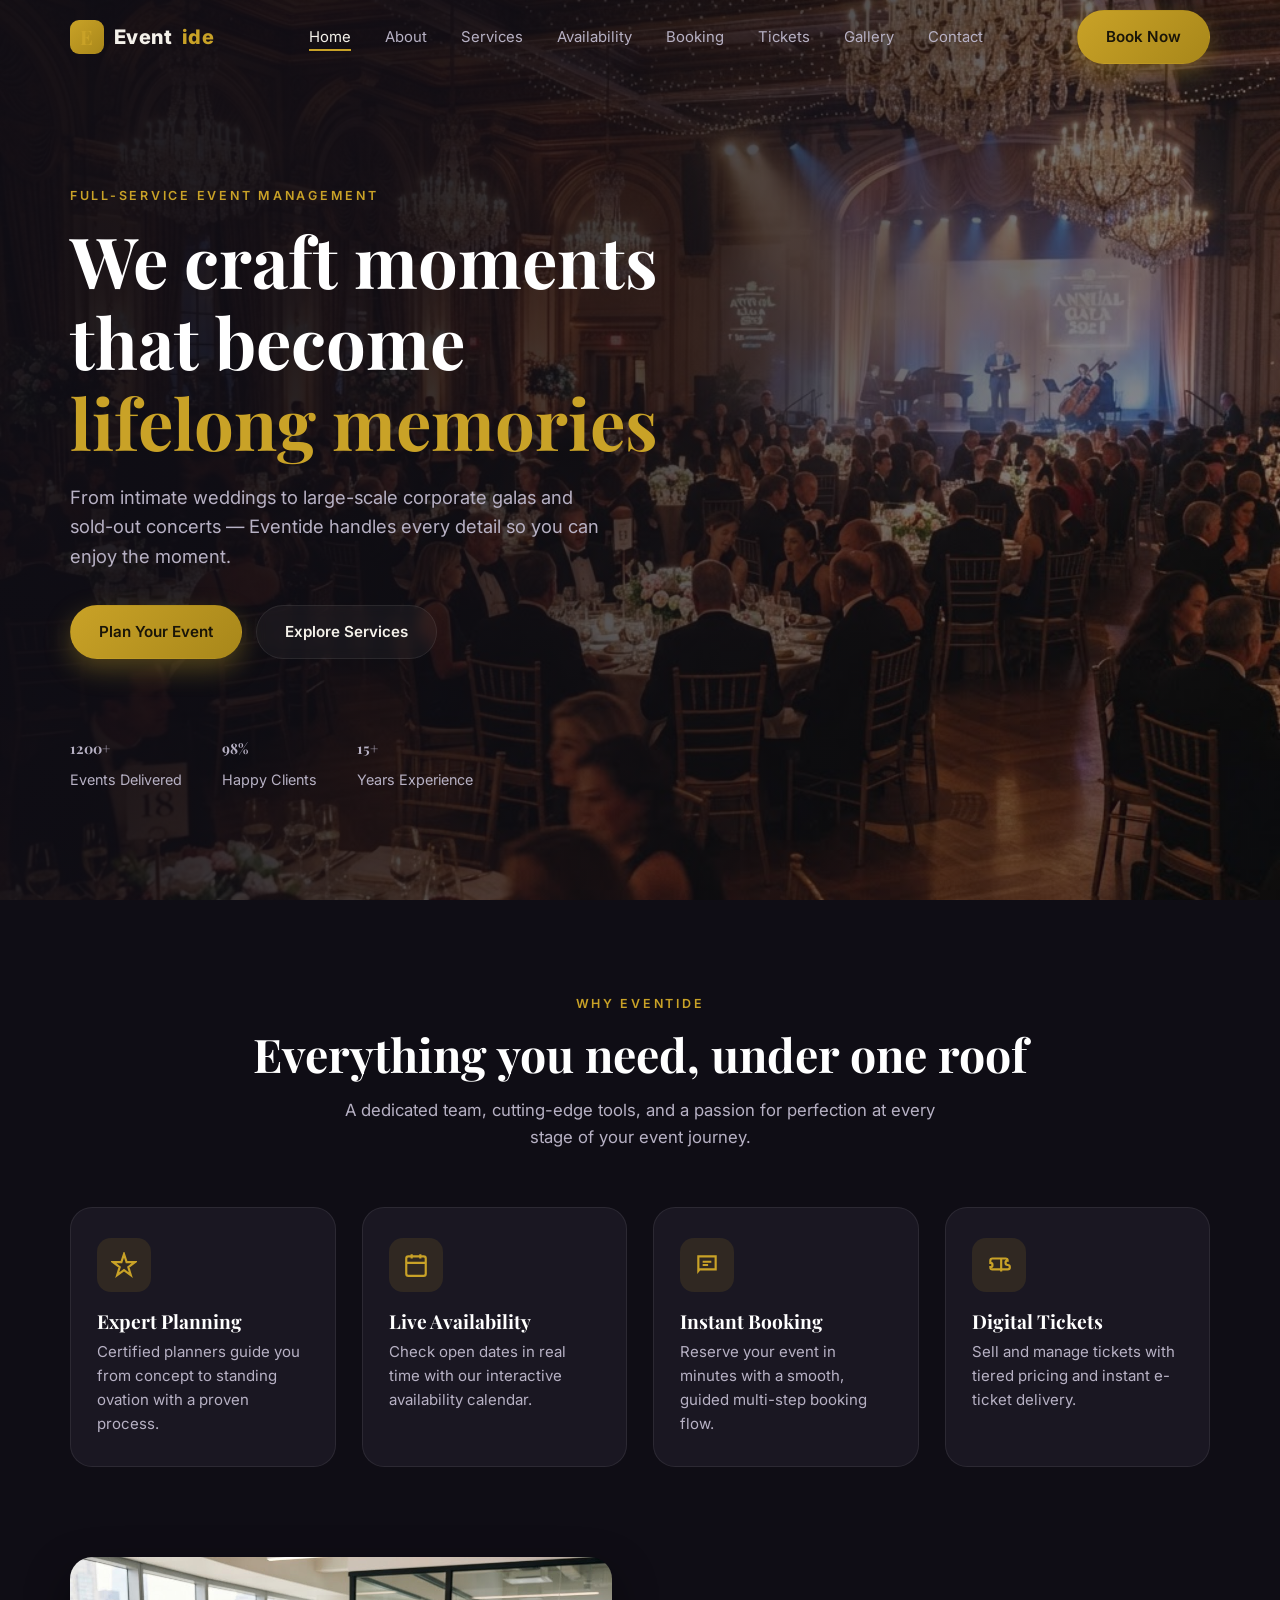
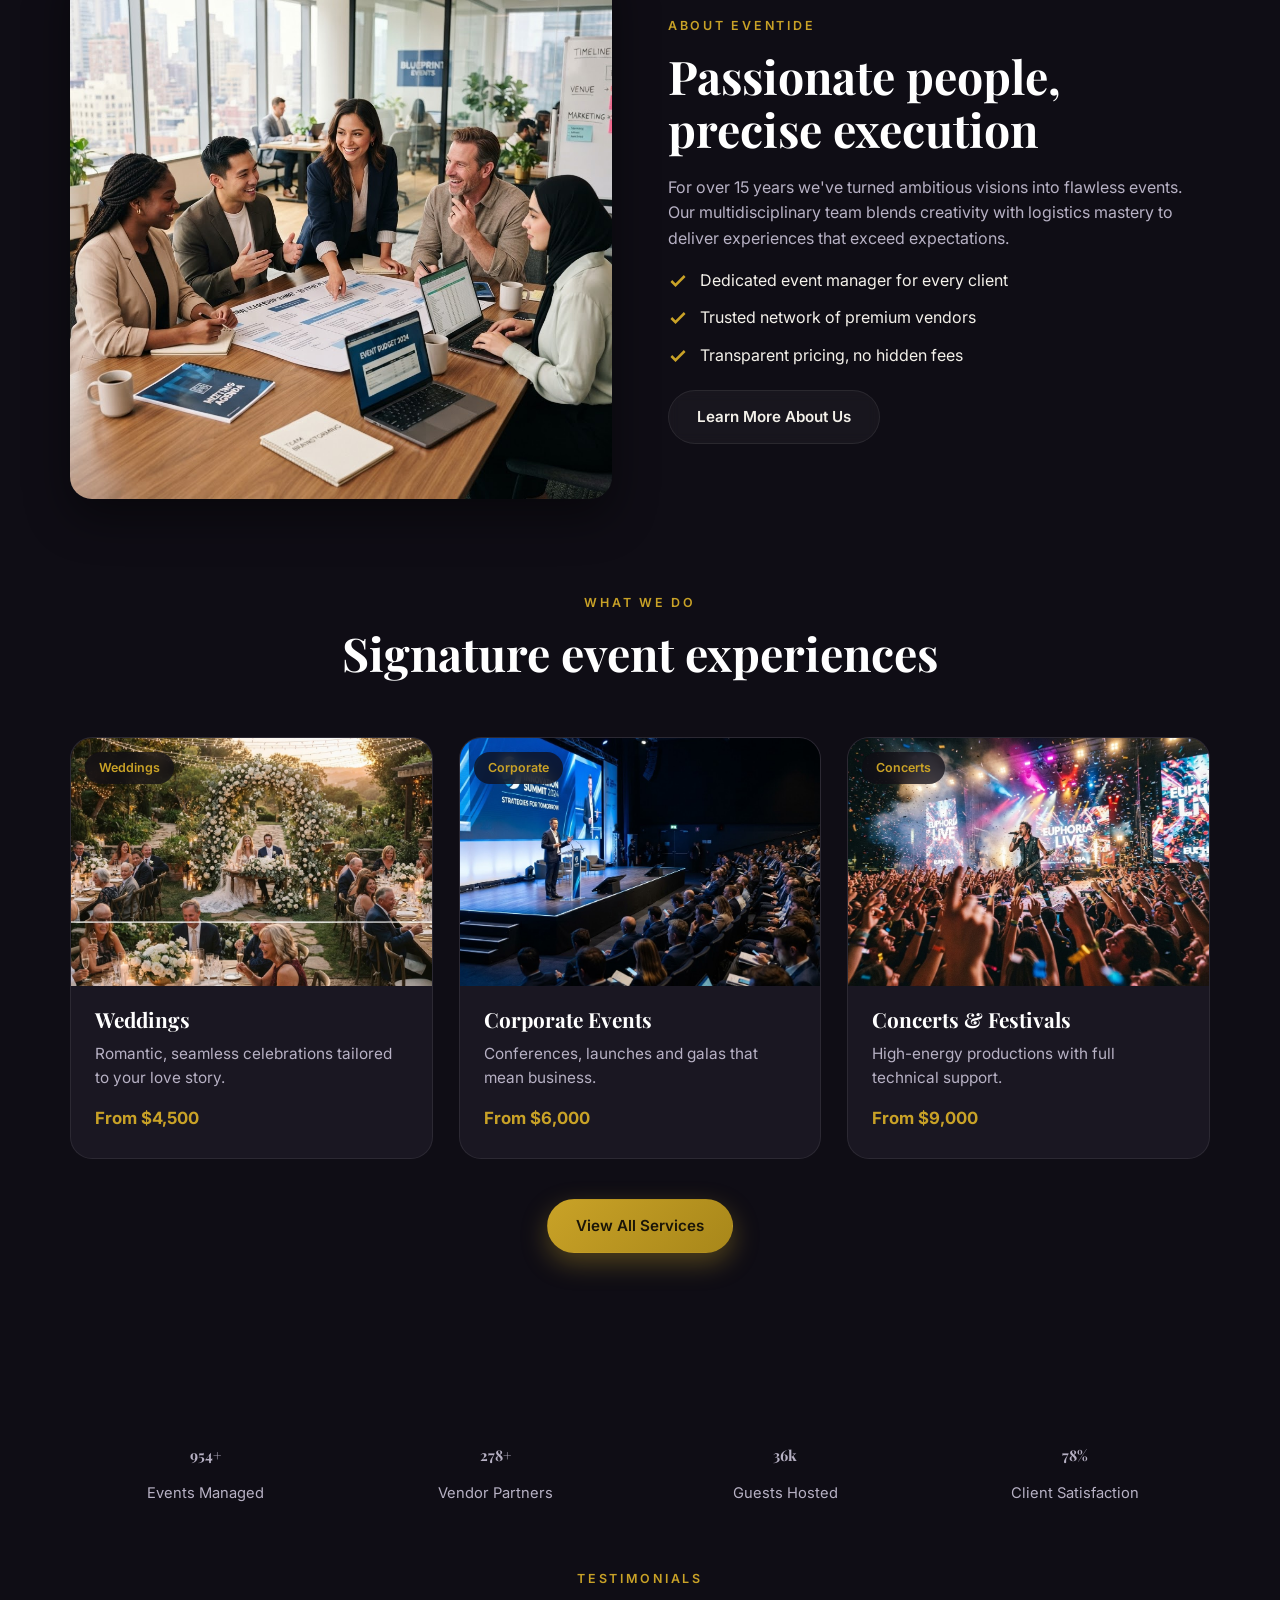
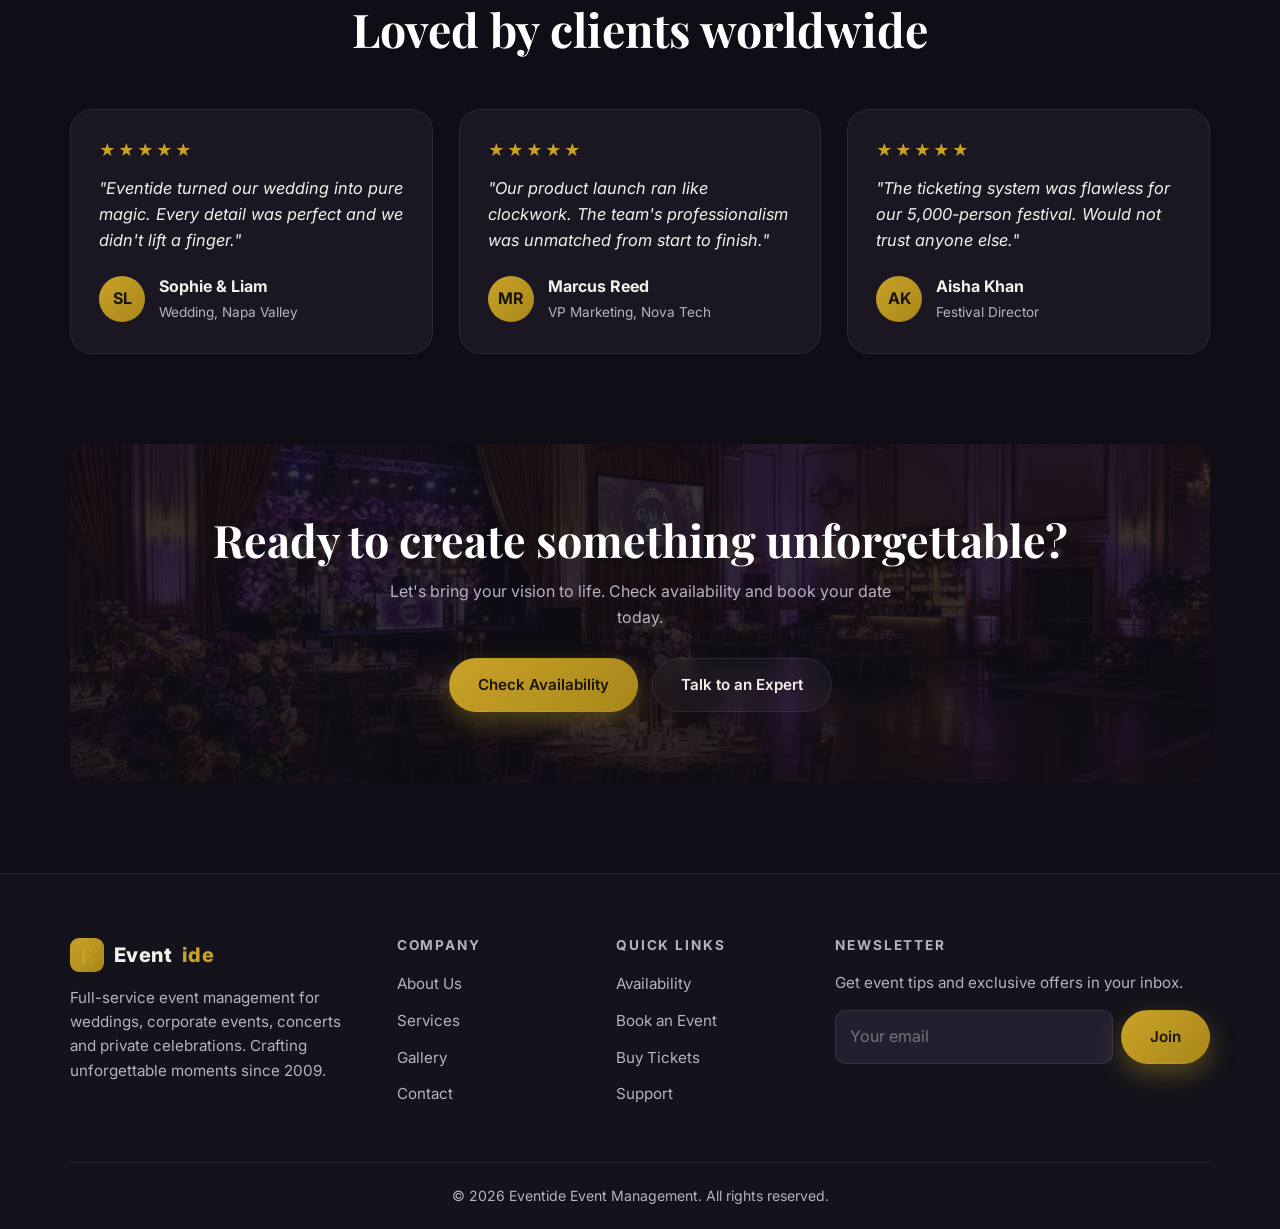
<file: index.html>
<!DOCTYPE html>
<html lang="en" class="bg-background">
<head>
  <meta charset="UTF-8" />
  <meta name="viewport" content="width=device-width, initial-scale=1.0" />
  <title>Eventide — Unforgettable Events, Flawlessly Managed</title>
  <meta name="description" content="Eventide is a full-service event management company. Plan weddings, corporate events, concerts and private parties with live availability, easy booking and ticketing." />
  <meta name="theme-color" content="#0f0d15" />
  <link rel="preconnect" href="https://fonts.googleapis.com" />
  <link rel="preconnect" href="https://fonts.gstatic.com" crossorigin />
  <link href="https://fonts.googleapis.com/css2?family=Inter:wght@400;500;600;700;800&family=Playfair+Display:wght@600;700;800&display=swap" rel="stylesheet" />
  <link rel="stylesheet" href="style.css" />
</head>
<body>
  <!-- HEADER -->
  <header class="site-header">
    <nav class="nav" aria-label="Primary">
      <a href="index.html" class="logo"><span class="logo__mark">E</span>Event<span>ide</span></a>
      <ul class="nav__links">
        <li><a href="index.html" class="active">Home</a></li>
        <li><a href="about.html">About</a></li>
        <li><a href="services.html">Services</a></li>
        <li><a href="calendar.html">Availability</a></li>
        <li><a href="booking.html">Booking</a></li>
        <li><a href="tickets.html">Tickets</a></li>
        <li><a href="gallery.html">Gallery</a></li>
        <li><a href="contact.html">Contact</a></li>
      </ul>
      <div class="nav__cta">
        <a href="booking.html" class="btn btn--primary">Book Now</a>
        <button class="nav__toggle" aria-label="Toggle menu" aria-expanded="false"><span></span><span></span><span></span></button>
      </div>
    </nav>
  </header>
  <div class="mobile-panel">
    <a href="index.html" class="active">Home</a>
    <a href="about.html">About</a>
    <a href="services.html">Services</a>
    <a href="calendar.html">Availability</a>
    <a href="booking.html">Booking</a>
    <a href="tickets.html">Tickets</a>
    <a href="gallery.html">Gallery</a>
    <a href="contact.html">Contact</a>
    <a href="booking.html" class="btn btn--primary btn--block">Book Now</a>
  </div>

  <!-- HERO -->
  <section class="hero">
    <div class="hero__bg" style="background-image:url('hero.png')"></div>
    <div class="container">
      <div class="hero__inner">
        <span class="eyebrow reveal">Full-Service Event Management</span>
        <h1 class="reveal" data-delay="1">We craft moments that become <span class="text-gold">lifelong memories</span></h1>
        <p class="reveal" data-delay="2">From intimate weddings to large-scale corporate galas and sold-out concerts — Eventide handles every detail so you can enjoy the moment.</p>
        <div class="hero__actions reveal" data-delay="3">
          <a href="booking.html" class="btn btn--primary">Plan Your Event</a>
          <a href="services.html" class="btn btn--ghost">Explore Services</a>
        </div>
        <div class="hero__stats reveal" data-delay="4">
          <div class="hero__stat"><strong><span data-count="1200" data-suffix="+">0</span></strong><span>Events Delivered</span></div>
          <div class="hero__stat"><strong><span data-count="98" data-suffix="%">0</span></strong><span>Happy Clients</span></div>
          <div class="hero__stat"><strong><span data-count="15" data-suffix="+">0</span></strong><span>Years Experience</span></div>
        </div>
      </div>
    </div>
  </section>

  <!-- FEATURES -->
  <section class="section">
    <div class="container">
      <div class="center" style="margin-bottom:56px">
        <span class="eyebrow reveal">Why Eventide</span>
        <h2 class="section-title reveal" data-delay="1">Everything you need, under one roof</h2>
        <p class="section-lead reveal" data-delay="2">A dedicated team, cutting-edge tools, and a passion for perfection at every stage of your event journey.</p>
      </div>
      <div class="grid grid--4">
        <article class="card feature reveal">
          <div class="feature__icon"><svg viewBox="0 0 24 24" fill="none" stroke="currentColor" stroke-width="2"><path d="M12 2l2.4 7.4H22l-6 4.6 2.3 7.4-6.3-4.6L5.7 21.4 8 14 2 9.4h7.6z"/></svg></div>
          <h3>Expert Planning</h3>
          
          <p>Certified planners guide you from concept to standing ovation with a proven process.</p>
        </article>
        <article class="card feature reveal" data-delay="1">
          <div class="feature__icon"><svg viewBox="0 0 24 24" fill="none" stroke="currentColor" stroke-width="2"><rect x="3" y="4" width="18" height="18" rx="2"/><path d="M16 2v4M8 2v4M3 10h18"/></svg></div>
          <h3>Live Availability</h3>
          
          <p>Check open dates in real time with our interactive availability calendar.</p>
        </article>
        <article class="card feature reveal" data-delay="2">
          <div class="feature__icon"><svg viewBox="0 0 24 24" fill="none" stroke="currentColor" stroke-width="2"><path d="M4 4h16v12H5.2L4 17.5z"/><path d="M8 9h8M8 12h5"/></svg></div>
          <h3>Instant Booking</h3>
          
          <p>Reserve your event in minutes with a smooth, guided multi-step booking flow.</p>
        </article>
        <article class="card feature reveal" data-delay="3">
          <div class="feature__icon"><svg viewBox="0 0 24 24" fill="none" stroke="currentColor" stroke-width="2"><path d="M4 8a2 2 0 012-2h12a2 2 0 012 2 2 2 0 000 4 2 2 0 010 4H6a2 2 0 01-2-2 2 2 0 000-4z"/><path d="M14 6v12"/></svg></div>
          <h3>Digital Tickets</h3>
          
          <p>Sell and manage tickets with tiered pricing and instant e-ticket delivery.</p>
        </article>
      </div>
    </div>
  </section>

  <!-- ABOUT SPLIT -->
  <section class="section" style="padding-top:0">
    <div class="container">
      <div class="split">
        <div class="split__media reveal"><img src="team.png" alt="Eventide planning team collaborating in a modern office" /></div>
        <div class="split__body reveal" data-delay="1">
          <span class="eyebrow">About Eventide</span>
          <h2 class="section-title">Passionate people, precise execution</h2>
          <p>For over 15 years we've turned ambitious visions into flawless events. Our multidisciplinary team blends creativity with logistics mastery to deliver experiences that exceed expectations.</p>
          <ul class="check-list">
            <li><svg width="20" height="20" viewBox="0 0 24 24" fill="none" stroke="currentColor" stroke-width="3"><path d="M20 6L9 17l-5-5"/></svg> Dedicated event manager for every client</li>
            <li><svg width="20" height="20" viewBox="0 0 24 24" fill="none" stroke="currentColor" stroke-width="3"><path d="M20 6L9 17l-5-5"/></svg> Trusted network of premium vendors</li>
            <li><svg width="20" height="20" viewBox="0 0 24 24" fill="none" stroke="currentColor" stroke-width="3"><path d="M20 6L9 17l-5-5"/></svg> Transparent pricing, no hidden fees</li>
          </ul>
          <a href="about.html" class="btn btn--ghost" style="margin-top:10px">Learn More About Us</a>
        </div>
      </div>
    </div>
  </section>

  <!-- SERVICES PREVIEW -->
  <section class="section" style="padding-top:0">
    <div class="container">
      <div class="center" style="margin-bottom:56px">
        <span class="eyebrow reveal">What We Do</span>
        <h2 class="section-title reveal" data-delay="1">Signature event experiences</h2>
      </div>
      <div class="grid grid--3">
        <article class="card reveal">
          <div class="card__media"><span class="card__tag">Weddings</span><img src="wedding.png" alt="Elegant outdoor wedding reception at golden hour" /></div>
          <div class="card__body"><h3>Weddings</h3><p>Romantic, seamless celebrations tailored to your love story.</p><div class="card__price">From $4,500</div></div>
        </article>
        <article class="card reveal" data-delay="1">
          <div class="card__media"><span class="card__tag">Corporate</span><img src="corporate.png" alt="Modern corporate conference with LED stage" /></div>
          <div class="card__body"><h3>Corporate Events</h3><p>Conferences, launches and galas that mean business.</p><div class="card__price">From $6,000</div></div>
        </article>
        <article class="card reveal" data-delay="2">
          <div class="card__media"><span class="card__tag">Concerts</span><img src="concert.png" alt="Vibrant live concert with stage lights" /></div>
          <div class="card__body"><h3>Concerts & Festivals</h3><p>High-energy productions with full technical support.</p><div class="card__price">From $9,000</div></div>
        </article>
      </div>
      <div class="center" style="margin-top:40px"><a href="services.html" class="btn btn--primary">View All Services</a></div>
    </div>
  </section>

  <!-- STATS STRIP -->
  <section class="section--tight">
    <div class="container">
      <div class="stats-strip">
        <div class="stat reveal"><strong><span data-count="1200" data-suffix="+">0</span></strong><span>Events Managed</span></div>
        <div class="stat reveal" data-delay="1"><strong><span data-count="350" data-suffix="+">0</span></strong><span>Vendor Partners</span></div>
        <div class="stat reveal" data-delay="2"><strong><span data-count="45" data-suffix="k">0</span></strong><span>Guests Hosted</span></div>
        <div class="stat reveal" data-delay="3"><strong><span data-count="98" data-suffix="%">0</span></strong><span>Client Satisfaction</span></div>
      </div>
    </div>
  </section>

  <!-- TESTIMONIALS -->
  <section class="section" style="padding-top:0">
    <div class="container">
      <div class="center" style="margin-bottom:52px">
        <span class="eyebrow reveal">Testimonials</span>
        <h2 class="section-title reveal" data-delay="1">Loved by clients worldwide</h2>
      </div>
      <div class="grid grid--3">
        <article class="card testimonial reveal">
          <div class="stars">★★★★★</div>
          <p>"Eventide turned our wedding into pure magic. Every detail was perfect and we didn't lift a finger."</p>
          <div class="testimonial__author"><div class="avatar">SL</div><div><strong>Sophie & Liam</strong><span>Wedding, Napa Valley</span></div></div>
          
        </article>
        <article class="card testimonial reveal" data-delay="1">
          <div class="stars">★★★★★</div>
          <p>"Our product launch ran like clockwork. The team's professionalism was unmatched from start to finish."</p>
          <div class="testimonial__author"><div class="avatar">MR</div><div><strong>Marcus Reed</strong><span>VP Marketing, Nova Tech</span></div></div>
         
        </article>
        <article class="card testimonial reveal" data-delay="2">
          <div class="stars">★★★★★</div>
          <p>"The ticketing system was flawless for our 5,000-person festival. Would not trust anyone else."</p>
          <div class="testimonial__author"><div class="avatar">AK</div><div><strong>Aisha Khan</strong><span>Festival Director</span></div></div>
          
        </article>
      </div>
    </div>
  </section>

  <!-- CTA -->
  <section class="section" style="padding-top:0">
    <div class="container">
      <div class="cta reveal">
        <div class="cta__bg" style="background-image:url('cta.png')"></div>
        <h2>Ready to create something unforgettable?</h2>
        <p>Let's bring your vision to life. Check availability and book your date today.</p>
        <div class="hero__actions" style="justify-content:center">
          <a href="calendar.html" class="btn btn--primary">Check Availability</a>
          <a href="contact.html" class="btn btn--ghost">Talk to an Expert</a>
        </div>
      </div>
    </div>
  </section>

  <!-- FOOTER -->
  <footer class="site-footer">
    <div class="container">
      <div class="footer__grid">
        <div>
          <a href="index.html" class="logo"><span class="logo__mark">E</span>Event<span>ide</span></a>
          <p>Full-service event management for weddings, corporate events, concerts and private celebrations. Crafting unforgettable moments since 2009.</p>
        </div>
        <div>
          <h4>Company</h4>
          <ul class="footer__links">
            <li><a href="about.html">About Us</a></li>
            <li><a href="services.html">Services</a></li>
            <li><a href="gallery.html">Gallery</a></li>
            <li><a href="contact.html">Contact</a></li>
          </ul>
        </div>
        <div>
          <h4>Quick Links</h4>
          <ul class="footer__links">
            <li><a href="calendar.html">Availability</a></li>
            <li><a href="booking.html">Book an Event</a></li>
            <li><a href="tickets.html">Buy Tickets</a></li>
            <li><a href="contact.html">Support</a></li>
          </ul>
        </div>
        <div>
          <h4>Newsletter</h4>
          <p style="margin-top:0">Get event tips and exclusive offers in your inbox.</p>
          <form class="footer__news">
            <input type="email" placeholder="Your email" aria-label="Email address" required />
            <button class="btn btn--primary" type="submit">Join</button>
          </form>
        </div>
      </div>
      <div class="footer__bottom">© <span data-year></span> Eventide Event Management. All rights reserved.</div>
    </div>
  </footer>

  <script src="main.js"></script>
</body>
</html>
</file>
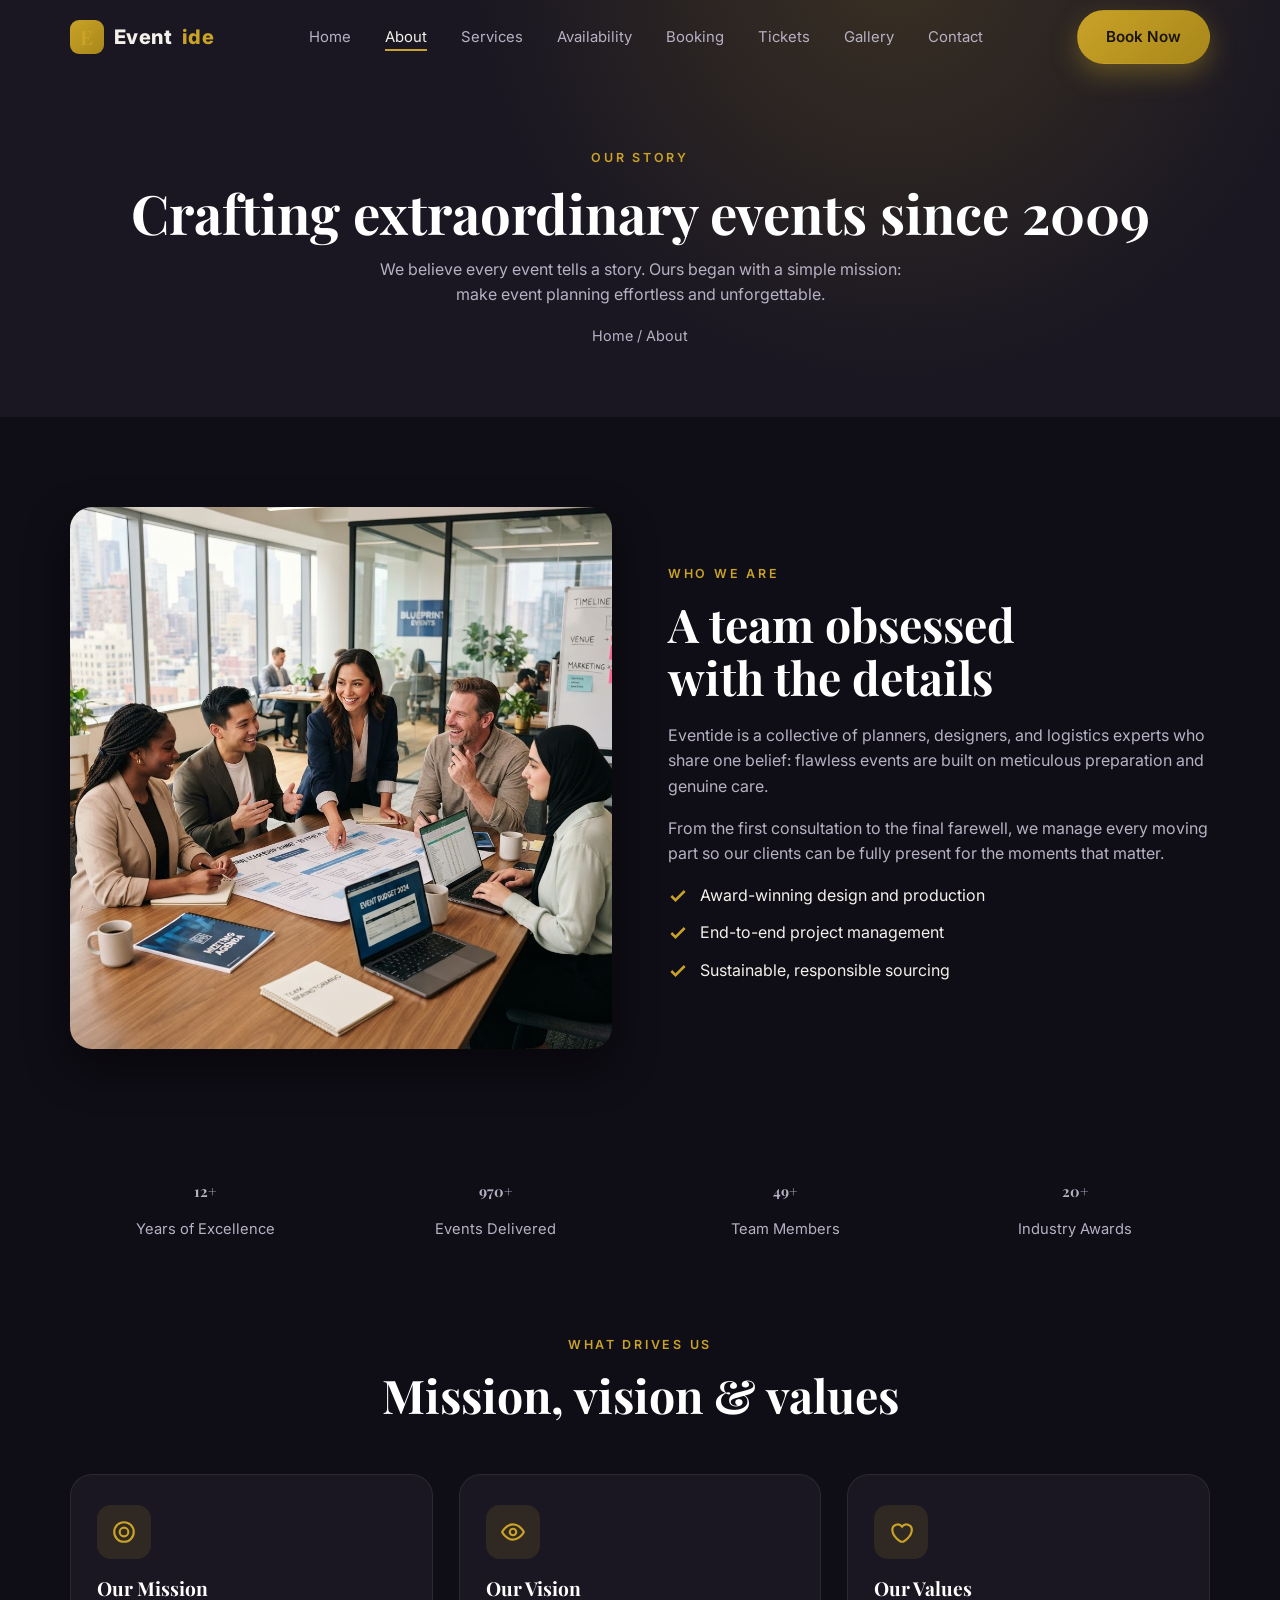
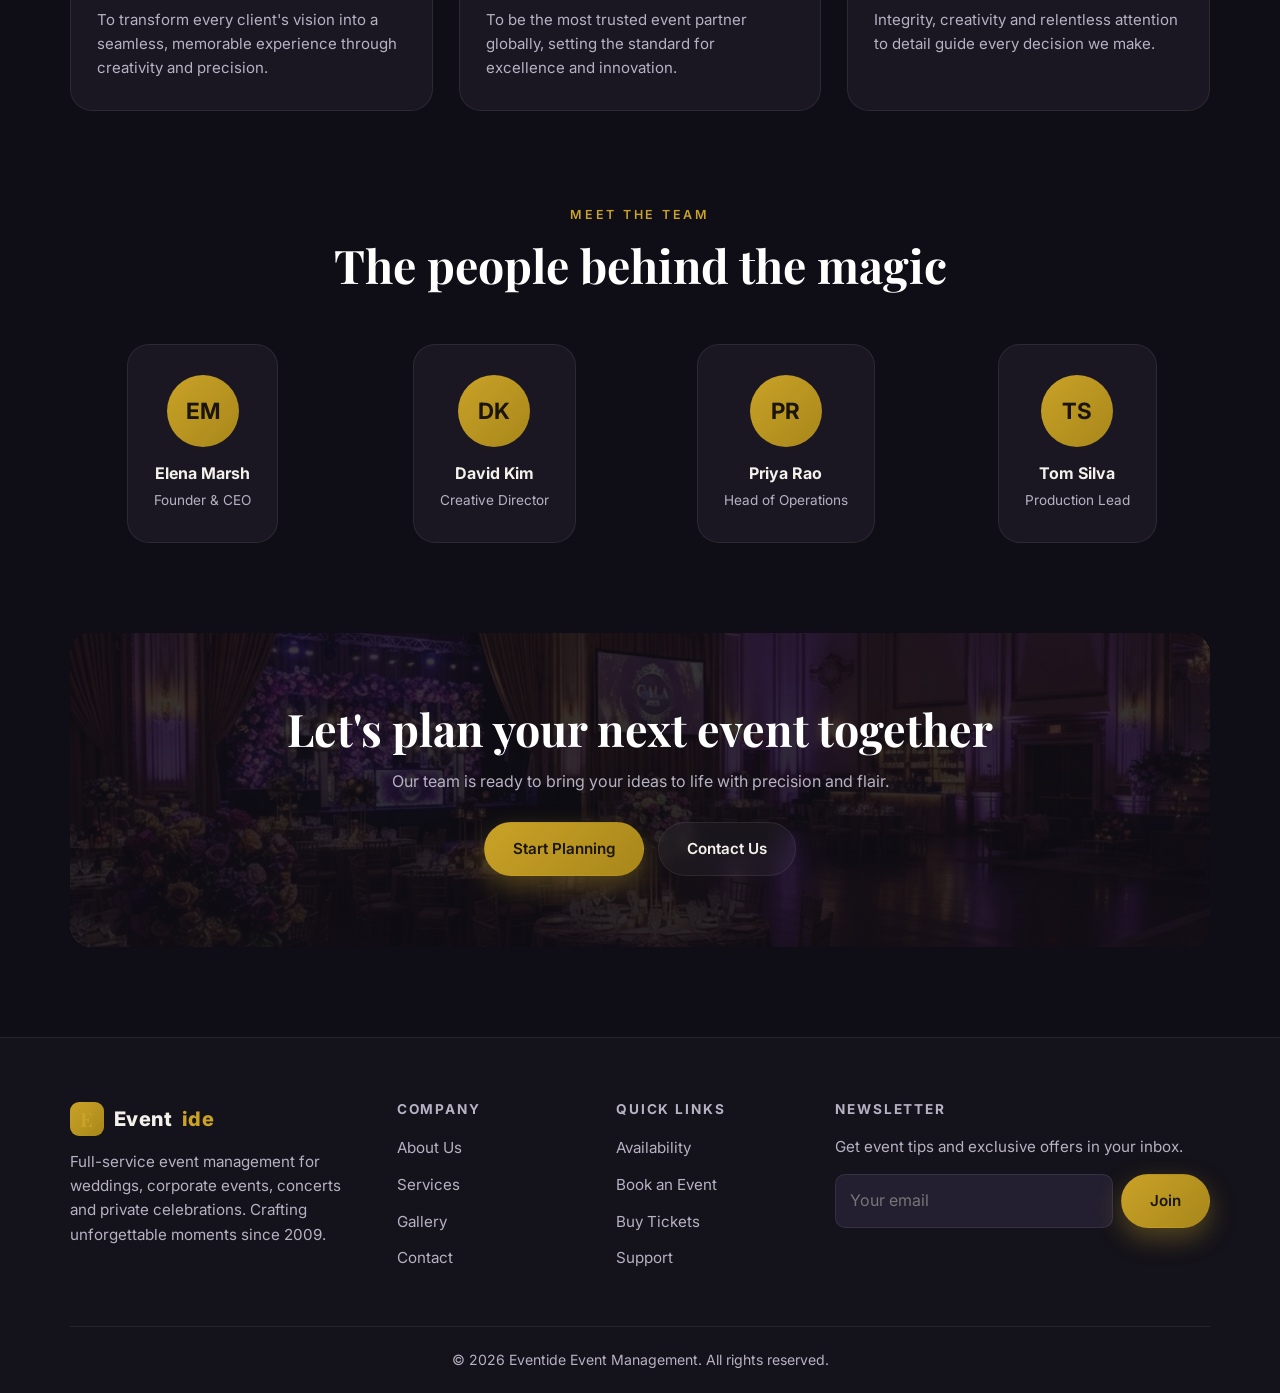
<file: about.html>
<!DOCTYPE html>
<html lang="en" class="bg-background">
<head>
  <meta charset="UTF-8" />
  <meta name="viewport" content="width=device-width, initial-scale=1.0" />
  <title>About Us — Eventide Event Management</title>
  <meta name="description" content="Meet the Eventide team. 15+ years of experience crafting weddings, corporate events, concerts and private celebrations with precision and passion." />
  <meta name="theme-color" content="#0f0d15" />
  <link rel="preconnect" href="https://fonts.googleapis.com" />
  <link rel="preconnect" href="https://fonts.gstatic.com" crossorigin />
  <link href="https://fonts.googleapis.com/css2?family=Inter:wght@400;500;600;700;800&family=Playfair+Display:wght@600;700;800&display=swap" rel="stylesheet" />
  <link rel="stylesheet" href="style.css" />
</head>
<body>
  <header class="site-header">
    <nav class="nav" aria-label="Primary">
      <a href="index.html" class="logo"><span class="logo__mark">E</span>Event<span>ide</span></a>
      <ul class="nav__links">
        <li><a href="index.html">Home</a></li>
        <li><a href="about.html" class="active">About</a></li>
        <li><a href="services.html">Services</a></li>
        <li><a href="calendar.html">Availability</a></li>
        <li><a href="booking.html">Booking</a></li>
        <li><a href="tickets.html">Tickets</a></li>
        <li><a href="gallery.html">Gallery</a></li>
        <li><a href="contact.html">Contact</a></li>
      </ul>
      <div class="nav__cta">
        <a href="booking.html" class="btn btn--primary">Book Now</a>
        <button class="nav__toggle" aria-label="Toggle menu" aria-expanded="false"><span></span><span></span><span></span></button>
      </div>
    </nav>
  </header>
  <div class="mobile-panel">
    <a href="index.html">Home</a><a href="about.html" class="active">About</a><a href="services.html">Services</a>
    <a href="calendar.html">Availability</a><a href="booking.html">Booking</a><a href="tickets.html">Tickets</a>
    <a href="gallery.html">Gallery</a><a href="contact.html">Contact</a>
    <a href="booking.html" class="btn btn--primary btn--block">Book Now</a>
  </div>

  <section class="page-banner">
    <div class="container">
      <span class="eyebrow reveal">Our Story</span>
      <h1 class="reveal" data-delay="1">Crafting extraordinary events since 2009</h1>
      <p class="reveal" data-delay="2">We believe every event tells a story. Ours began with a simple mission: make event planning effortless and unforgettable.</p>
      <div class="breadcrumb"><a href="index.html">Home</a> / About</div>
    </div>
  </section>

  <section class="section">
    <div class="container">
      <div class="split">
        <div class="split__media reveal"><img src="team.png" alt="The Eventide team collaborating" /></div>
        <div class="split__body reveal" data-delay="1">
          <span class="eyebrow">Who We Are</span>
          <h2 class="section-title">A team obsessed with the details</h2>
          <p>Eventide is a collective of planners, designers, and logistics experts who share one belief: flawless events are built on meticulous preparation and genuine care.</p>
          <p>From the first consultation to the final farewell, we manage every moving part so our clients can be fully present for the moments that matter.</p>
          <ul class="check-list">
            <li><svg width="20" height="20" viewBox="0 0 24 24" fill="none" stroke="currentColor" stroke-width="3"><path d="M20 6L9 17l-5-5"/></svg> Award-winning design and production</li>
            <li><svg width="20" height="20" viewBox="0 0 24 24" fill="none" stroke="currentColor" stroke-width="3"><path d="M20 6L9 17l-5-5"/></svg> End-to-end project management</li>
            <li><svg width="20" height="20" viewBox="0 0 24 24" fill="none" stroke="currentColor" stroke-width="3"><path d="M20 6L9 17l-5-5"/></svg> Sustainable, responsible sourcing</li>
          </ul>
        </div>
      </div>
    </div>
  </section>

  <section class="section" style="padding-top:0">
    <div class="container">
      <div class="stats-strip">
        <div class="stat reveal"><strong><span data-count="15" data-suffix="+">0</span></strong><span>Years of Excellence</span></div>
        <div class="stat reveal" data-delay="1"><strong><span data-count="1200" data-suffix="+">0</span></strong><span>Events Delivered</span></div>
        <div class="stat reveal" data-delay="2"><strong><span data-count="60" data-suffix="+">0</span></strong><span>Team Members</span></div>
        <div class="stat reveal" data-delay="3"><strong><span data-count="25" data-suffix="+">0</span></strong><span>Industry Awards</span></div>
      </div>
    </div>
  </section>

  <!-- MISSION / VISION / VALUES -->
  <section class="section" style="padding-top:0">
    <div class="container">
      <div class="center" style="margin-bottom:52px">
        <span class="eyebrow reveal">What Drives Us</span>
        <h2 class="section-title reveal" data-delay="1">Mission, vision & values</h2>
      </div>
      <div class="grid grid--3">
        <article class="card feature reveal">
          <div class="feature__icon"><svg viewBox="0 0 24 24" fill="none" stroke="currentColor" stroke-width="2"><circle cx="12" cy="12" r="9"/><circle cx="12" cy="12" r="4"/></svg></div>
          <h3>Our Mission</h3>
          
          <p>To transform every client's vision into a seamless, memorable experience through creativity and precision.</p>
        </article>
        <article class="card feature reveal" data-delay="1">
          <div class="feature__icon"><svg viewBox="0 0 24 24" fill="none" stroke="currentColor" stroke-width="2"><path d="M2 12s3.5-7 10-7 10 7 10 7-3.5 7-10 7-10-7-10-7z"/><circle cx="12" cy="12" r="3"/></svg></div>
          <h3>Our Vision</h3>
         
          <p>To be the most trusted event partner globally, setting the standard for excellence and innovation.</p>
        </article>
        <article class="card feature reveal" data-delay="2">
          <div class="feature__icon"><svg viewBox="0 0 24 24" fill="none" stroke="currentColor" stroke-width="2"><path d="M12 21s-8-4.5-8-11a5 5 0 019-3 5 5 0 019 3c0 6.5-8 11-8 11z"/></svg></div>
          <h3>Our Values</h3>
          
          <p>Integrity, creativity and relentless attention to detail guide every decision we make.</p>
        </article>
      </div>
    </div>
  </section>

  <!-- TEAM -->
  <section class="section" style="padding-top:0">
    <div class="container">
      <div class="center" style="margin-bottom:52px">
        <span class="eyebrow reveal">Meet the Team</span>
        <h2 class="section-title reveal" data-delay="1">The people behind the magic</h2>
      </div>
      <div class="grid grid--4">
        <article class="card feature center reveal">
          <div class="testimonial__author" style="flex-direction:column;text-align:center">
            <div class="avatar" style="width:72px;height:72px;font-size:1.4rem">EM</div>
            <div><strong>Elena Marsh</strong><span>Founder & CEO</span></div>
            
          </div>
        </article>
        <article class="card feature center reveal" data-delay="1">
          <div class="testimonial__author" style="flex-direction:column;text-align:center">
            <div class="avatar" style="width:72px;height:72px;font-size:1.4rem">DK</div>
            <div><strong>David Kim</strong><span>Creative Director</span></div>
            
          </div>
        </article>
        <article class="card feature center reveal" data-delay="2">
          <div class="testimonial__author" style="flex-direction:column;text-align:center">
            <div class="avatar" style="width:72px;height:72px;font-size:1.4rem">PR</div>
            <div><strong>Priya Rao</strong><span>Head of Operations</span></div>
            
          </div>
        </article>
        <article class="card feature center reveal" data-delay="3">
          <div class="testimonial__author" style="flex-direction:column;text-align:center">
            <div class="avatar" style="width:72px;height:72px;font-size:1.4rem">TS</div>
            <div><strong>Tom Silva</strong><span>Production Lead</span></div>
            
          </div>
        </article>
      </div>
    </div>
  </section>

  <section class="section" style="padding-top:0">
    <div class="container">
      <div class="cta reveal">
        <div class="cta__bg" style="background-image:url('cta.png')"></div>
        <h2>Let's plan your next event together</h2>
        <p>Our team is ready to bring your ideas to life with precision and flair.</p>
        <div class="hero__actions" style="justify-content:center">
          <a href="booking.html" class="btn btn--primary">Start Planning</a>
          <a href="contact.html" class="btn btn--ghost">Contact Us</a>
        </div>
      </div>
    </div>
  </section>

  <footer class="site-footer">
    <div class="container">
      <div class="footer__grid">
        <div>
          <a href="index.html" class="logo"><span class="logo__mark">E</span>Event<span>ide</span></a>
          <p>Full-service event management for weddings, corporate events, concerts and private celebrations. Crafting unforgettable moments since 2009.</p>
        </div>
        <div><h4>Company</h4><ul class="footer__links"><li><a href="about.html">About Us</a></li><li><a href="services.html">Services</a></li><li><a href="gallery.html">Gallery</a></li><li><a href="contact.html">Contact</a></li></ul></div>
        <div><h4>Quick Links</h4><ul class="footer__links"><li><a href="calendar.html">Availability</a></li><li><a href="booking.html">Book an Event</a></li><li><a href="tickets.html">Buy Tickets</a></li><li><a href="contact.html">Support</a></li></ul></div>
        <div><h4>Newsletter</h4><p style="margin-top:0">Get event tips and exclusive offers in your inbox.</p><form class="footer__news"><input type="email" placeholder="Your email" aria-label="Email address" required /><button class="btn btn--primary" type="submit">Join</button></form></div>
      </div>
      <div class="footer__bottom">© <span data-year></span> Eventide Event Management. All rights reserved.</div>
    </div>
  </footer>
  <script src="main.js"></script>
</body>
</html>
</file>
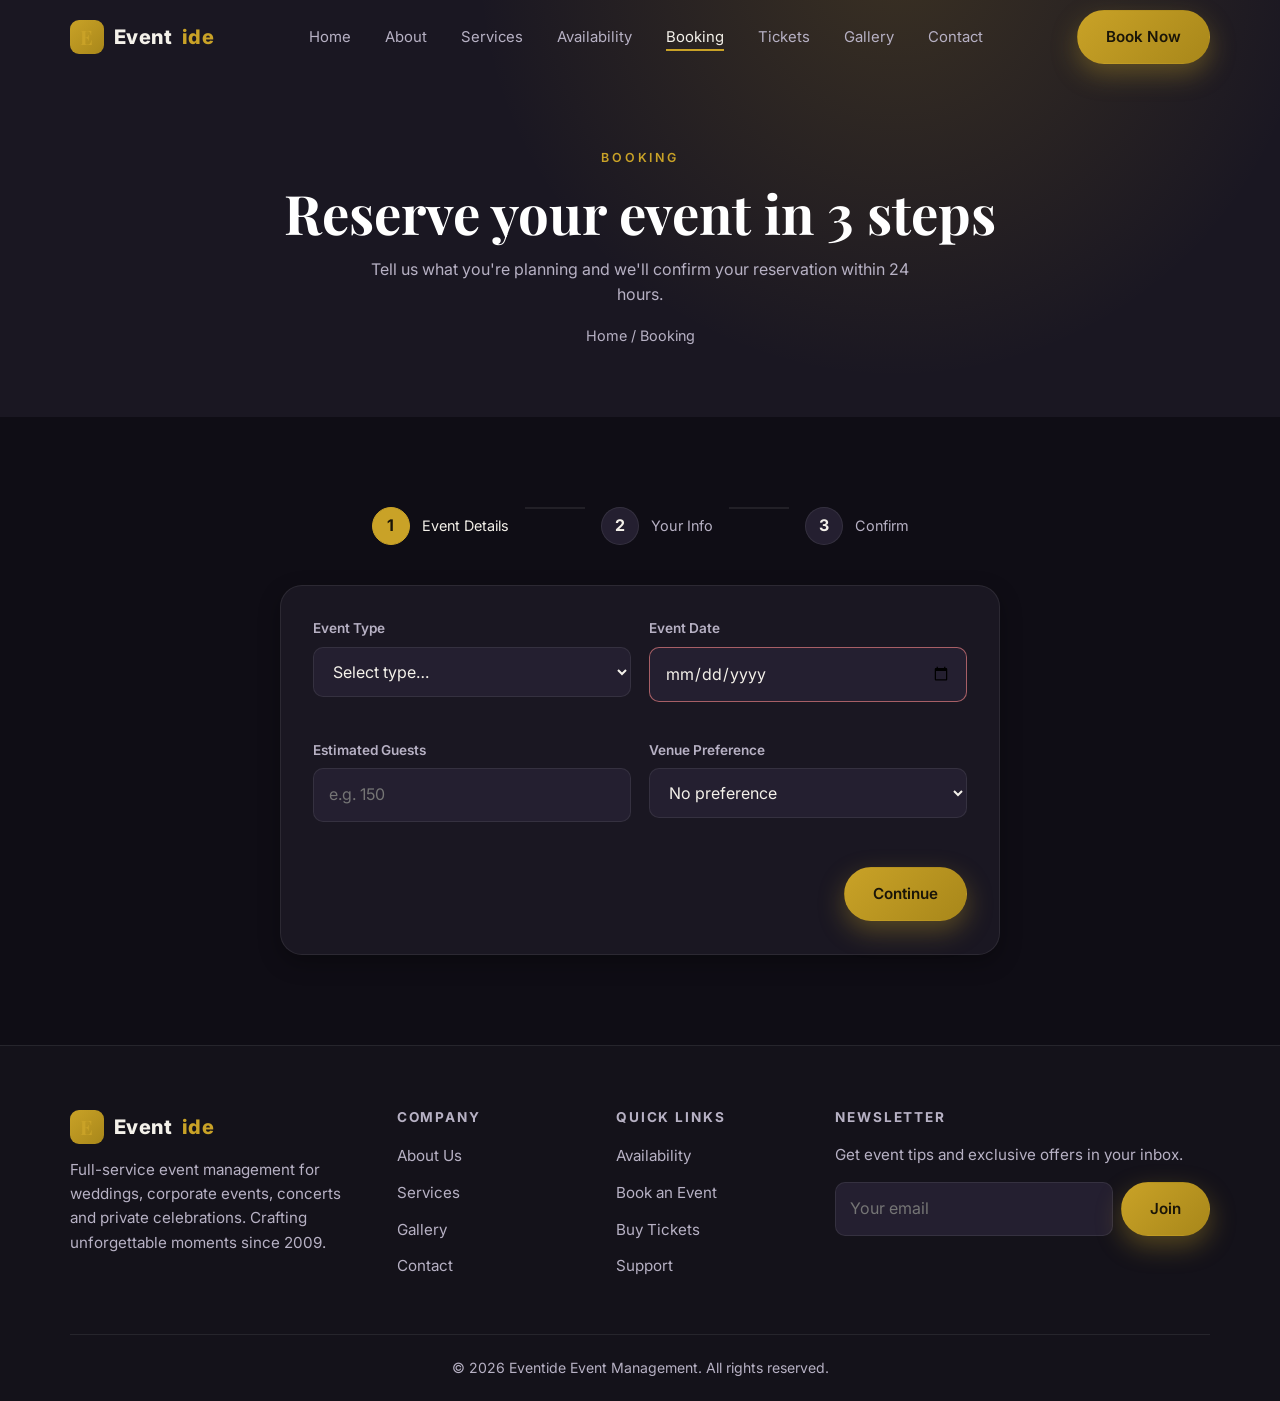
<file: booking.html>
<!DOCTYPE html>
<html lang="en" class="bg-background">
<head>
  <meta charset="UTF-8" />
  <meta name="viewport" content="width=device-width, initial-scale=1.0" />
  <title>Book Your Event — Eventide</title>
  <meta name="description" content="Book your event with Eventide in a few easy steps. Choose your event type, date, guest count and details." />
  <meta name="theme-color" content="#0f0d15" />
  <link rel="preconnect" href="https://fonts.googleapis.com" />
  <link rel="preconnect" href="https://fonts.gstatic.com" crossorigin />
  <link href="https://fonts.googleapis.com/css2?family=Inter:wght@400;500;600;700;800&family=Playfair+Display:wght@600;700;800&display=swap" rel="stylesheet" />
  <link rel="stylesheet" href="style.css" />
</head>
<body>
  <header class="site-header">
    <nav class="nav" aria-label="Primary">
      <a href="index.html" class="logo"><span class="logo__mark">E</span>Event<span>ide</span></a>
      <ul class="nav__links">
        <li><a href="index.html">Home</a></li><li><a href="about.html">About</a></li>
        <li><a href="services.html">Services</a></li><li><a href="calendar.html">Availability</a></li>
        <li><a href="booking.html" class="active">Booking</a></li><li><a href="tickets.html">Tickets</a></li>
        <li><a href="gallery.html">Gallery</a></li><li><a href="contact.html">Contact</a></li>
      </ul>
      <div class="nav__cta">
        <a href="booking.html" class="btn btn--primary">Book Now</a>
        <button class="nav__toggle" aria-label="Toggle menu" aria-expanded="false"><span></span><span></span><span></span></button>
      </div>
    </nav>
  </header>
  <div class="mobile-panel">
    <a href="index.html">Home</a><a href="about.html">About</a><a href="services.html">Services</a>
    <a href="calendar.html">Availability</a><a href="booking.html" class="active">Booking</a><a href="tickets.html">Tickets</a>
    <a href="gallery.html">Gallery</a><a href="contact.html">Contact</a>
    <a href="booking.html" class="btn btn--primary btn--block">Book Now</a>
  </div>

  <section class="page-banner">
    <div class="container">
      <span class="eyebrow reveal">Booking</span>
      <h1 class="reveal" data-delay="1">Reserve your event in 3 steps</h1>
      <p class="reveal" data-delay="2">Tell us what you're planning and we'll confirm your reservation within 24 hours.</p>
      <div class="breadcrumb"><a href="index.html">Home</a> / Booking</div>
    </div>
  </section>

  <section class="section">
    <div class="container" style="max-width:760px">
      <!-- Step indicators -->
      <div class="steps reveal">
        <div class="step is-active" data-step="1"><div class="step__num">1</div><div class="step__label">Event Details</div></div>
        <div class="step__line"></div>
        <div class="step" data-step="2"><div class="step__num">2</div><div class="step__label">Your Info</div></div>
        <div class="step__line"></div>
        <div class="step" data-step="3"><div class="step__num">3</div><div class="step__label">Confirm</div></div>
      </div>

      <form class="form reveal" id="bookingForm" novalidate>
        <!-- STEP 1 -->
        <div class="form-step" data-step="1">
          <div class="form__row">
            <div class="field">
              <label for="eventType">Event Type</label>
              <select id="eventType" required>
                <option value="">Select type…</option>
                <option>Wedding</option><option>Corporate Event</option><option>Concert / Festival</option>
                <option>Private Party</option><option>Gala / Fundraiser</option><option>Other</option>
              </select>
              <small></small>
            </div>
            <div class="field">
              <label for="eventDate">Event Date</label>
              <input type="date" id="eventDate" required />
              <small></small>
            </div>
          </div>
          <div class="form__row">
            <div class="field">
              <label for="guests">Estimated Guests</label>
              <input type="number" id="guests" min="1" max="20000" placeholder="e.g. 150" required />
              <small></small>
            </div>
            <div class="field">
              <label for="venuePref">Venue Preference</label>
              <select id="venuePref">
                <option value="">No preference</option>
                <option>Indoor</option><option>Outdoor</option><option>Beach</option><option>Ballroom</option><option>Rooftop</option>
              </select>
              <small></small>
            </div>
          </div>
          <div style="display:flex;justify-content:flex-end;margin-top:8px">
            <button type="button" class="btn btn--primary" data-next>Continue</button>
          </div>
        </div>

        <!-- STEP 2 -->
        <div class="form-step" data-step="2" hidden>
          <div class="form__row">
            <div class="field"><label for="fname">Full Name</label><input type="text" id="fname" placeholder="Jane Doe" required /><small></small></div>
            <div class="field"><label for="email">Email</label><input type="email" id="email" placeholder="jane@email.com" required /><small></small></div>
          </div>
          <div class="form__row">
            <div class="field"><label for="phone">Phone</label><input type="tel" id="phone" placeholder="+1 555 123 4567" required /><small></small></div>
            <div class="field"><label for="budget">Budget Range</label>
              <select id="budget"><option value="">Select…</option><option>$2,500 – $5,000</option><option>$5,000 – $10,000</option><option>$10,000 – $25,000</option><option>$25,000+</option></select><small></small>
            </div>
          </div>
          <div class="field"><label for="notes">Additional Notes</label><textarea id="notes" placeholder="Tell us more about your vision, theme, or special requests…"></textarea></div>
          <div style="display:flex;justify-content:space-between;margin-top:8px">
            <button type="button" class="btn btn--ghost" data-prev>Back</button>
            <button type="button" class="btn btn--primary" data-next>Review</button>
          </div>
        </div>

        <!-- STEP 3 -->
        <div class="form-step" data-step="3" hidden>
          <h3 style="margin-bottom:18px">Review your booking</h3>
          <div class="order-summary" style="position:static;margin-bottom:20px">
            <div class="line"><span>Event Type</span><span id="rType">—</span></div>
            <div class="line"><span>Date</span><span id="rDate">—</span></div>
            <div class="line"><span>Guests</span><span id="rGuests">—</span></div>
            <div class="line"><span>Name</span><span id="rName">—</span></div>
            <div class="line"><span>Email</span><span id="rEmail">—</span></div>
            <div class="line"><span>Budget</span><span id="rBudget">—</span></div>
          </div>
          <div style="display:flex;justify-content:space-between">
            <button type="button" class="btn btn--ghost" data-prev>Back</button>
            <button type="submit" class="btn btn--primary">Confirm Booking</button>
          </div>
          <div class="form__success" id="bookingSuccess">🎉 Thank you! Your booking request has been received. Our team will confirm within 24 hours.</div>
        </div>
      </form>
    </div>
  </section>

  <footer class="site-footer">
    <div class="container">
      <div class="footer__grid">
        <div><a href="index.html" class="logo"><span class="logo__mark">E</span>Event<span>ide</span></a><p>Full-service event management for weddings, corporate events, concerts and private celebrations. Crafting unforgettable moments since 2009.</p></div>
        <div><h4>Company</h4><ul class="footer__links"><li><a href="about.html">About Us</a></li><li><a href="services.html">Services</a></li><li><a href="gallery.html">Gallery</a></li><li><a href="contact.html">Contact</a></li></ul></div>
        <div><h4>Quick Links</h4><ul class="footer__links"><li><a href="calendar.html">Availability</a></li><li><a href="booking.html">Book an Event</a></li><li><a href="tickets.html">Buy Tickets</a></li><li><a href="contact.html">Support</a></li></ul></div>
        <div><h4>Newsletter</h4><p style="margin-top:0">Get event tips and exclusive offers in your inbox.</p><form class="footer__news"><input type="email" placeholder="Your email" aria-label="Email address" required /><button class="btn btn--primary" type="submit">Join</button></form></div>
      </div>
      <div class="footer__bottom">© <span data-year></span> Eventide Event Management. All rights reserved.</div>
    </div>
  </footer>
  <script src="main.js"></script>
  <script src="booking.js"></script>
</body>
</html>
</file>
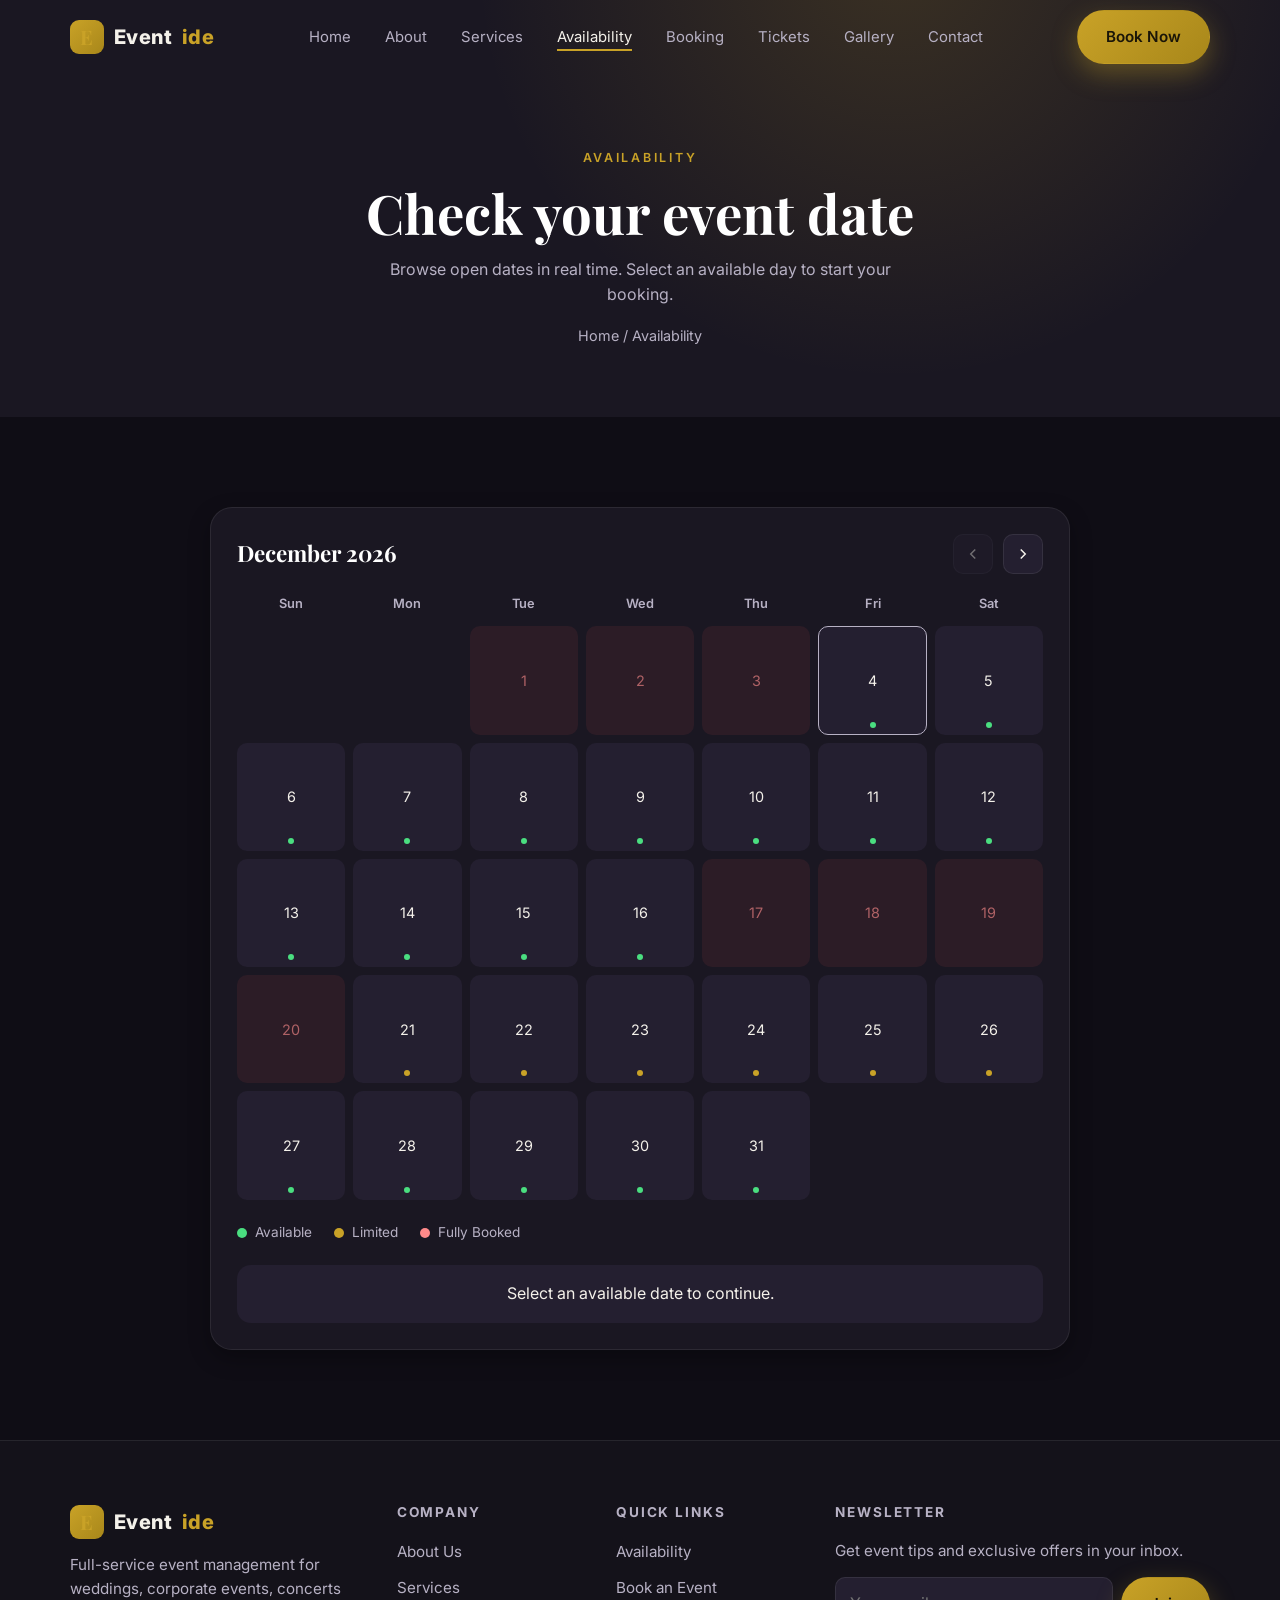
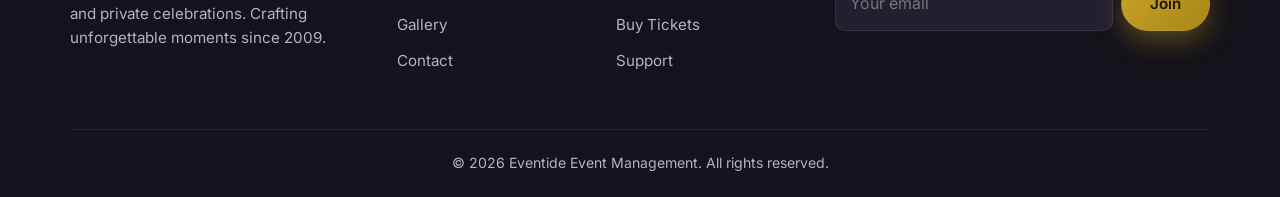
<file: calendar.html>
<!DOCTYPE html>
<html lang="en" class="bg-background">
<head>
  <meta charset="UTF-8" />
  <meta name="viewport" content="width=device-width, initial-scale=1.0" />
  <title>Availability Calendar — Eventide</title>
  <meta name="description" content="Check real-time availability for your event date with Eventide's interactive booking calendar." />
  <meta name="theme-color" content="#0f0d15" />
  <link rel="preconnect" href="https://fonts.googleapis.com" />
  <link rel="preconnect" href="https://fonts.gstatic.com" crossorigin />
  <link href="https://fonts.googleapis.com/css2?family=Inter:wght@400;500;600;700;800&family=Playfair+Display:wght@600;700;800&display=swap" rel="stylesheet" />
  <link rel="stylesheet" href="style.css" />
</head>
<body>
  <header class="site-header">
    <nav class="nav" aria-label="Primary">
      <a href="index.html" class="logo"><span class="logo__mark">E</span>Event<span>ide</span></a>
      <ul class="nav__links">
        <li><a href="index.html">Home</a></li><li><a href="about.html">About</a></li>
        <li><a href="services.html">Services</a></li><li><a href="calendar.html" class="active">Availability</a></li>
        <li><a href="booking.html">Booking</a></li><li><a href="tickets.html">Tickets</a></li>
        <li><a href="gallery.html">Gallery</a></li><li><a href="contact.html">Contact</a></li>
      </ul>
      <div class="nav__cta">
        <a href="booking.html" class="btn btn--primary">Book Now</a>
        <button class="nav__toggle" aria-label="Toggle menu" aria-expanded="false"><span></span><span></span><span></span></button>
      </div>
    </nav>
  </header>
  <div class="mobile-panel">
    <a href="index.html">Home</a><a href="about.html">About</a><a href="services.html">Services</a>
    <a href="calendar.html" class="active">Availability</a><a href="booking.html">Booking</a><a href="tickets.html">Tickets</a>
    <a href="gallery.html">Gallery</a><a href="contact.html">Contact</a>
    <a href="booking.html" class="btn btn--primary btn--block">Book Now</a>
  </div>

  <section class="page-banner">
    <div class="container">
      <span class="eyebrow reveal">Availability</span>
      <h1 class="reveal" data-delay="1">Check your event date</h1>
      <p class="reveal" data-delay="2">Browse open dates in real time. Select an available day to start your booking.</p>
      <div class="breadcrumb"><a href="index.html">Home</a> / Availability</div>
    </div>
  </section>

  <section class="section">
    <div class="container">
      <div class="calendar-wrap reveal">
        <div class="calendar">
          <div class="calendar__head">
            <h3 id="calTitle">Month Year</h3>
            <div class="calendar__nav">
              <button id="prevMonth" aria-label="Previous month"><svg width="18" height="18" viewBox="0 0 24 24" fill="none" stroke="currentColor" stroke-width="2"><path d="M15 18l-6-6 6-6"/></svg></button>
              <button id="nextMonth" aria-label="Next month"><svg width="18" height="18" viewBox="0 0 24 24" fill="none" stroke="currentColor" stroke-width="2"><path d="M9 18l6-6-6-6"/></svg></button>
            </div>
          </div>
          <div class="calendar__weekdays"><span>Sun</span><span>Mon</span><span>Tue</span><span>Wed</span><span>Thu</span><span>Fri</span><span>Sat</span></div>
          <div class="calendar__grid" id="calGrid"></div>
          <div class="calendar__legend">
            <span><i class="dot dot--green"></i> Available</span>
            <span><i class="dot dot--gold"></i> Limited</span>
            <span><i class="dot dot--red"></i> Fully Booked</span>
          </div>
          <div class="calendar__selection" id="calSelection">Select an available date to continue.</div>
        </div>
      </div>
    </div>
  </section>

  <footer class="site-footer">
    <div class="container">
      <div class="footer__grid">
        <div><a href="index.html" class="logo"><span class="logo__mark">E</span>Event<span>ide</span></a><p>Full-service event management for weddings, corporate events, concerts and private celebrations. Crafting unforgettable moments since 2009.</p></div>
        <div><h4>Company</h4><ul class="footer__links"><li><a href="about.html">About Us</a></li><li><a href="services.html">Services</a></li><li><a href="gallery.html">Gallery</a></li><li><a href="contact.html">Contact</a></li></ul></div>
        <div><h4>Quick Links</h4><ul class="footer__links"><li><a href="calendar.html">Availability</a></li><li><a href="booking.html">Book an Event</a></li><li><a href="tickets.html">Buy Tickets</a></li><li><a href="contact.html">Support</a></li></ul></div>
        <div><h4>Newsletter</h4><p style="margin-top:0">Get event tips and exclusive offers in your inbox.</p><form class="footer__news"><input type="email" placeholder="Your email" aria-label="Email address" required /><button class="btn btn--primary" type="submit">Join</button></form></div>
      </div>
      <div class="footer__bottom">© <span data-year></span> Eventide Event Management. All rights reserved.</div>
    </div>
  </footer>
  <script src="main.js"></script>
  <script src="calendar.js"></script>
</body>
</html>
</file>
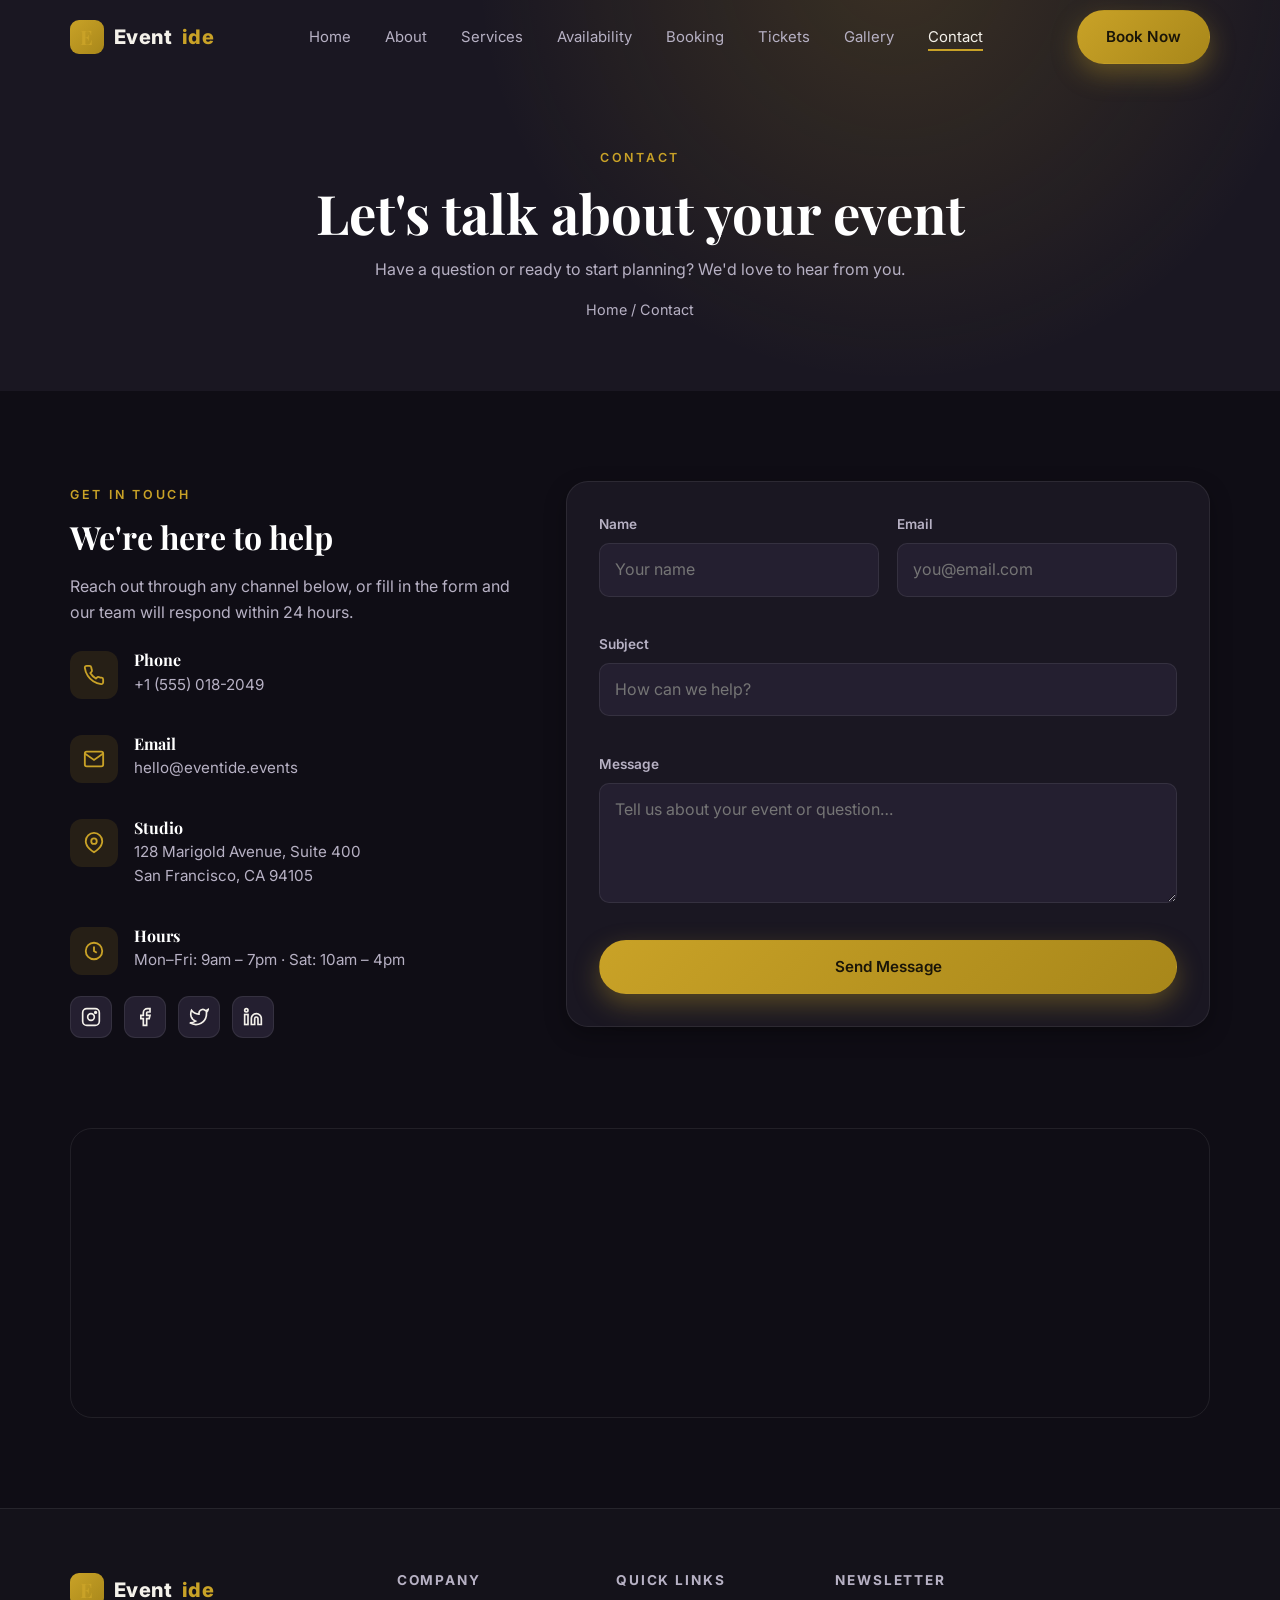
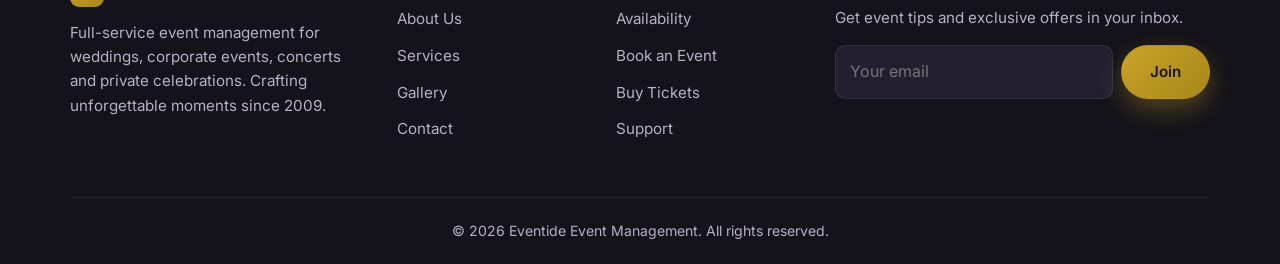
<file: contact.html>
<!DOCTYPE html>
<html lang="en" class="bg-background">
<head>
  <meta charset="UTF-8" />
  <meta name="viewport" content="width=device-width, initial-scale=1.0" />
  <title>Contact — Eventide</title>
  <meta name="description" content="Get in touch with Eventide. Call, email or visit us, or send a message and we'll respond within 24 hours." />
  <meta name="theme-color" content="#0f0d15" />
  <link rel="preconnect" href="https://fonts.googleapis.com" />
  <link rel="preconnect" href="https://fonts.gstatic.com" crossorigin />
  <link href="https://fonts.googleapis.com/css2?family=Inter:wght@400;500;600;700;800&family=Playfair+Display:wght@600;700;800&display=swap" rel="stylesheet" />
  <link rel="stylesheet" href="style.css" />
</head>
<body>
  <header class="site-header">
    <nav class="nav" aria-label="Primary">
      <a href="index.html" class="logo"><span class="logo__mark">E</span>Event<span>ide</span></a>
      <ul class="nav__links">
        <li><a href="index.html">Home</a></li><li><a href="about.html">About</a></li>
        <li><a href="services.html">Services</a></li><li><a href="calendar.html">Availability</a></li>
        <li><a href="booking.html">Booking</a></li><li><a href="tickets.html">Tickets</a></li>
        <li><a href="gallery.html">Gallery</a></li><li><a href="contact.html" class="active">Contact</a></li>
      </ul>
      <div class="nav__cta">
        <a href="booking.html" class="btn btn--primary">Book Now</a>
        <button class="nav__toggle" aria-label="Toggle menu" aria-expanded="false"><span></span><span></span><span></span></button>
      </div>
    </nav>
  </header>
  <div class="mobile-panel">
    <a href="index.html">Home</a><a href="about.html">About</a><a href="services.html">Services</a>
    <a href="calendar.html">Availability</a><a href="booking.html">Booking</a><a href="tickets.html">Tickets</a>
    <a href="gallery.html">Gallery</a><a href="contact.html" class="active">Contact</a>
    <a href="booking.html" class="btn btn--primary btn--block">Book Now</a>
  </div>

  <section class="page-banner">
    <div class="container">
      <span class="eyebrow reveal">Contact</span>
      <h1 class="reveal" data-delay="1">Let's talk about your event</h1>
      <p class="reveal" data-delay="2">Have a question or ready to start planning? We'd love to hear from you.</p>
      <div class="breadcrumb"><a href="index.html">Home</a> / Contact</div>
    </div>
  </section>

  <section class="section">
    <div class="container">
      <div class="split" style="align-items:start">
        <!-- Info -->
        <div class="split__body reveal">
          <span class="eyebrow">Get In Touch</span>
          <h2 class="section-title" style="font-size:2rem">We're here to help</h2>
          <p style="margin-bottom:26px">Reach out through any channel below, or fill in the form and our team will respond within 24 hours.</p>
          <div class="contact-info">
            <div class="contact-item">
              <div class="contact-item__icon"><svg width="22" height="22" viewBox="0 0 24 24" fill="none" stroke="currentColor" stroke-width="2"><path d="M22 16.9v3a2 2 0 01-2.2 2 19.8 19.8 0 01-8.6-3.1 19.5 19.5 0 01-6-6A19.8 19.8 0 012 4.2 2 2 0 014 2h3a2 2 0 012 1.7c.1 1 .4 1.9.7 2.8a2 2 0 01-.5 2.1L8 9.9a16 16 0 006 6l1.3-1.2a2 2 0 012.1-.5c.9.3 1.8.6 2.8.7a2 2 0 011.8 2z"/></svg></div>
              <div><h4>Phone</h4><p>+1 (555) 018-2049</p></div>
            </div>
            <div class="contact-item">
              <div class="contact-item__icon"><svg width="22" height="22" viewBox="0 0 24 24" fill="none" stroke="currentColor" stroke-width="2"><rect x="2" y="4" width="20" height="16" rx="2"/><path d="M22 6l-10 7L2 6"/></svg></div>
              <div><h4>Email</h4><p>hello@eventide.events</p></div>
            </div>
            <div class="contact-item">
              <div class="contact-item__icon"><svg width="22" height="22" viewBox="0 0 24 24" fill="none" stroke="currentColor" stroke-width="2"><path d="M21 10c0 7-9 12-9 12s-9-5-9-12a9 9 0 0118 0z"/><circle cx="12" cy="10" r="3"/></svg></div>
              <div><h4>Studio</h4><p>128 Marigold Avenue, Suite 400<br/>San Francisco, CA 94105</p></div>
            </div>
            <div class="contact-item">
              <div class="contact-item__icon"><svg width="22" height="22" viewBox="0 0 24 24" fill="none" stroke="currentColor" stroke-width="2"><circle cx="12" cy="12" r="9"/><path d="M12 7v5l3 2"/></svg></div>
              <div><h4>Hours</h4><p>Mon–Fri: 9am – 7pm · Sat: 10am – 4pm</p></div>
            </div>
          </div>
          <div class="social-row">
            <a href="#" aria-label="Instagram"><svg width="20" height="20" viewBox="0 0 24 24" fill="none" stroke="currentColor" stroke-width="2"><rect x="2" y="2" width="20" height="20" rx="5"/><circle cx="12" cy="12" r="4"/><circle cx="17.5" cy="6.5" r="1"/></svg></a>
            <a href="#" aria-label="Facebook"><svg width="20" height="20" viewBox="0 0 24 24" fill="none" stroke="currentColor" stroke-width="2"><path d="M18 2h-3a5 5 0 00-5 5v3H7v4h3v8h4v-8h3l1-4h-4V7a1 1 0 011-1h3z"/></svg></a>
            <a href="#" aria-label="Twitter"><svg width="20" height="20" viewBox="0 0 24 24" fill="none" stroke="currentColor" stroke-width="2"><path d="M23 3a10.9 10.9 0 01-3.1 1.5 4.5 4.5 0 00-7.9 3v1A10.7 10.7 0 013 4s-4 9 5 13a11.6 11.6 0 01-7 2c9 5 20 0 20-11.5a4.5 4.5 0 00-.1-1A7.7 7.7 0 0023 3z"/></svg></a>
            <a href="#" aria-label="LinkedIn"><svg width="20" height="20" viewBox="0 0 24 24" fill="none" stroke="currentColor" stroke-width="2"><path d="M16 8a6 6 0 016 6v7h-4v-7a2 2 0 00-4 0v7h-4v-7a6 6 0 016-6z"/><rect x="2" y="9" width="4" height="12"/><circle cx="4" cy="4" r="2"/></svg></a>
          </div>
        </div>

        <!-- Form -->
        <form class="form reveal" data-delay="1" id="contactForm" novalidate>
          <div class="form__row">
            <div class="field"><label for="cname">Name</label><input type="text" id="cname" placeholder="Your name" required /><small></small></div>
            <div class="field"><label for="cemail">Email</label><input type="email" id="cemail" placeholder="you@email.com" required /><small></small></div>
          </div>
          <div class="field"><label for="csubject">Subject</label><input type="text" id="csubject" placeholder="How can we help?" required /><small></small></div>
          <div class="field"><label for="cmessage">Message</label><textarea id="cmessage" placeholder="Tell us about your event or question…" required></textarea><small></small></div>
          <button type="submit" class="btn btn--primary btn--block">Send Message</button>
          <div class="form__success" id="contactSuccess">✅ Thanks for reaching out! We'll get back to you within 24 hours.</div>
        </form>
      </div>
    </div>
  </section>

  <section class="section" style="padding-top:0">
    <div class="container">
      <div class="map-embed reveal">
        <iframe title="Eventide studio location" loading="lazy" src="https://www.openstreetmap.org/export/embed.html?bbox=-122.42%2C37.77%2C-122.38%2C37.80&layer=mapnik"></iframe>
      </div>
    </div>
  </section>

  <footer class="site-footer">
    <div class="container">
      <div class="footer__grid">
        <div><a href="index.html" class="logo"><span class="logo__mark">E</span>Event<span>ide</span></a><p>Full-service event management for weddings, corporate events, concerts and private celebrations. Crafting unforgettable moments since 2009.</p></div>
        <div><h4>Company</h4><ul class="footer__links"><li><a href="about.html">About Us</a></li><li><a href="services.html">Services</a></li><li><a href="gallery.html">Gallery</a></li><li><a href="contact.html">Contact</a></li></ul></div>
        <div><h4>Quick Links</h4><ul class="footer__links"><li><a href="calendar.html">Availability</a></li><li><a href="booking.html">Book an Event</a></li><li><a href="tickets.html">Buy Tickets</a></li><li><a href="contact.html">Support</a></li></ul></div>
        <div><h4>Newsletter</h4><p style="margin-top:0">Get event tips and exclusive offers in your inbox.</p><form class="footer__news"><input type="email" placeholder="Your email" aria-label="Email address" required /><button class="btn btn--primary" type="submit">Join</button></form></div>
      </div>
      <div class="footer__bottom">© <span data-year></span> Eventide Event Management. All rights reserved.</div>
    </div>
  </footer>
  <script src="main.js"></script>
  <script>
    (function () {
      const form = document.getElementById("contactForm");
      if (!form) return;
      form.addEventListener("submit", (e) => {
        e.preventDefault();
        let ok = true;
        form.querySelectorAll("input[required], textarea[required]").forEach((f) => {
          const msg = f.parentElement.querySelector("small");
          let err = "";
          if (!f.value.trim()) err = "Required.";
          else if (f.type === "email" && !/^[^@\s]+@[^@\s]+\.[^@\s]+$/.test(f.value)) err = "Enter a valid email.";
          if (msg) msg.textContent = err;
          if (err) ok = false;
        });
        if (!ok) return;
        document.getElementById("contactSuccess").classList.add("show");
        form.reset();
      });
    })();
  </script>
</body>
</html>
</file>
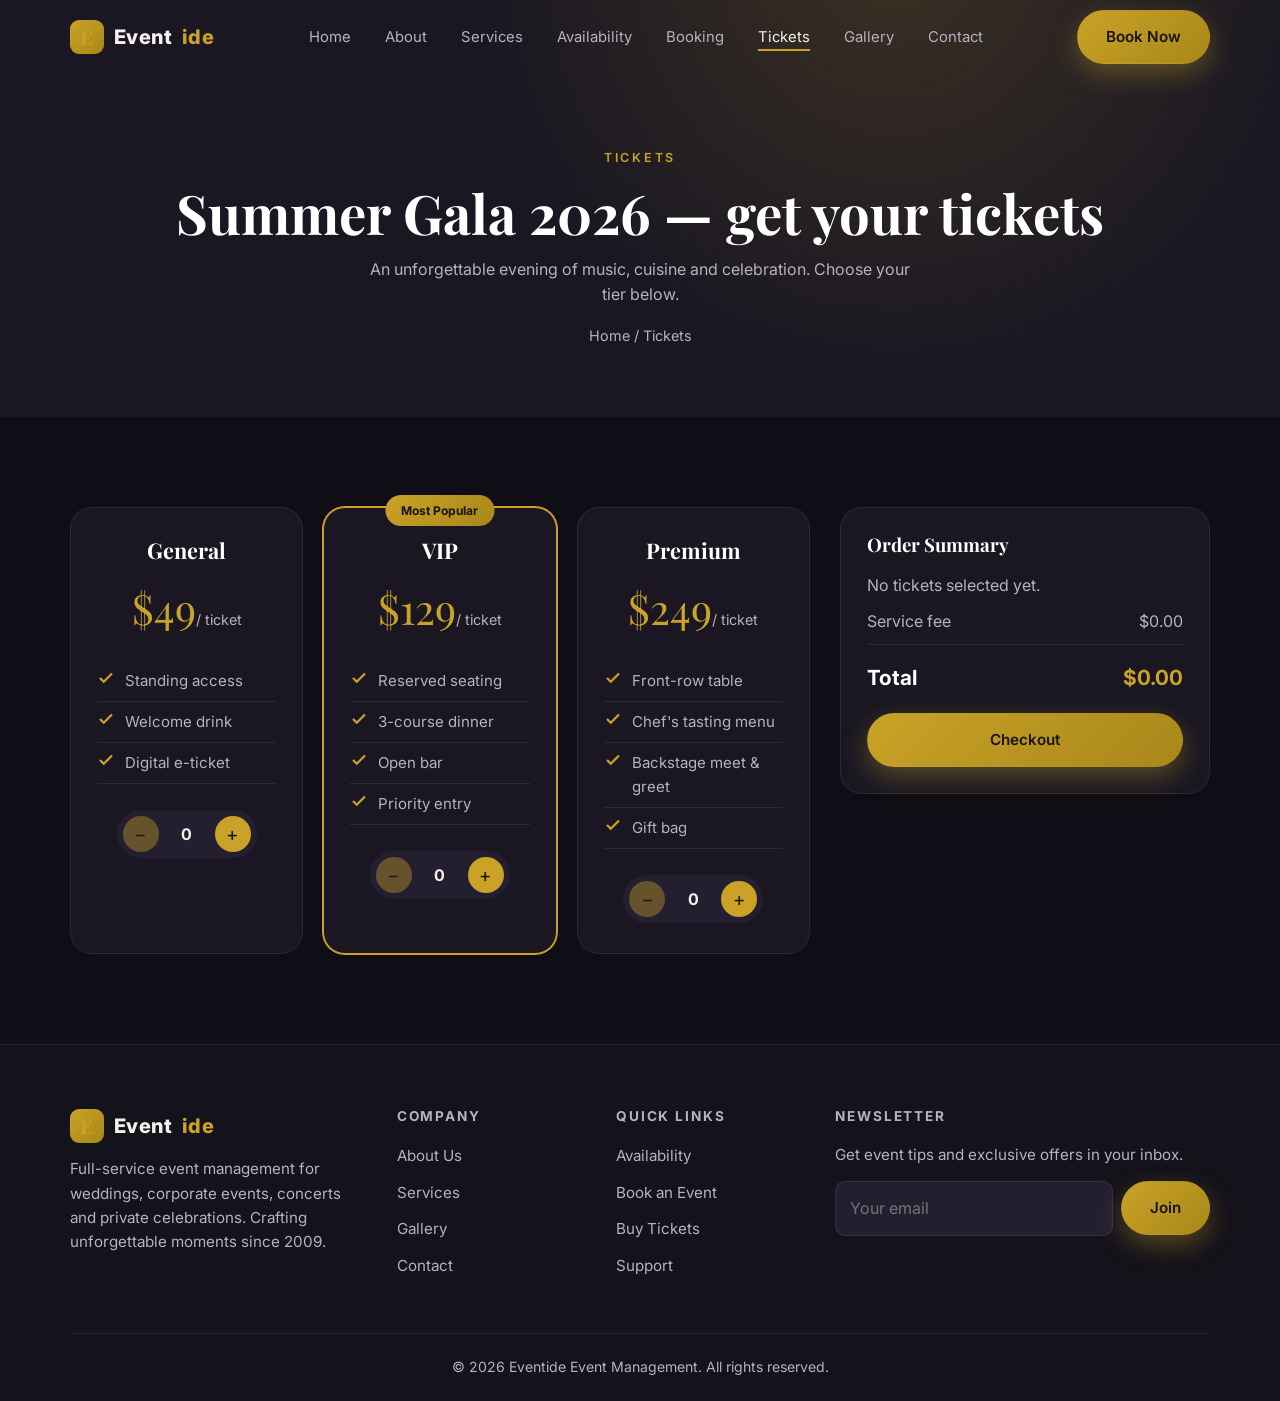
<file: tickets.html>
<!DOCTYPE html>
<html lang="en" class="bg-background">
<head>
  <meta charset="UTF-8" />
  <meta name="viewport" content="width=device-width, initial-scale=1.0" />
  <title>Tickets — Eventide</title>
  <meta name="description" content="Buy tickets to Eventide events. Choose from General, VIP and Premium tiers with instant digital delivery." />
  <meta name="theme-color" content="#0f0d15" />
  <link rel="preconnect" href="https://fonts.googleapis.com" />
  <link rel="preconnect" href="https://fonts.gstatic.com" crossorigin />
  <link href="https://fonts.googleapis.com/css2?family=Inter:wght@400;500;600;700;800&family=Playfair+Display:wght@600;700;800&display=swap" rel="stylesheet" />
  <link rel="stylesheet" href="style.css" />
</head>
<body>
  <header class="site-header">
    <nav class="nav" aria-label="Primary">
      <a href="index.html" class="logo"><span class="logo__mark">E</span>Event<span>ide</span></a>
      <ul class="nav__links">
        <li><a href="index.html">Home</a></li><li><a href="about.html">About</a></li>
        <li><a href="services.html">Services</a></li><li><a href="calendar.html">Availability</a></li>
        <li><a href="booking.html">Booking</a></li><li><a href="tickets.html" class="active">Tickets</a></li>
        <li><a href="gallery.html">Gallery</a></li><li><a href="contact.html">Contact</a></li>
      </ul>
      <div class="nav__cta">
        <a href="booking.html" class="btn btn--primary">Book Now</a>
        <button class="nav__toggle" aria-label="Toggle menu" aria-expanded="false"><span></span><span></span><span></span></button>
      </div>
    </nav>
  </header>
  <div class="mobile-panel">
    <a href="index.html">Home</a><a href="about.html">About</a><a href="services.html">Services</a>
    <a href="calendar.html">Availability</a><a href="booking.html">Booking</a><a href="tickets.html" class="active">Tickets</a>
    <a href="gallery.html">Gallery</a><a href="contact.html">Contact</a>
    <a href="booking.html" class="btn btn--primary btn--block">Book Now</a>
  </div>

  <section class="page-banner">
    <div class="container">
      <span class="eyebrow reveal">Tickets</span>
      <h1 class="reveal" data-delay="1">Summer Gala 2026 — get your tickets</h1>
      <p class="reveal" data-delay="2">An unforgettable evening of music, cuisine and celebration. Choose your tier below.</p>
      <div class="breadcrumb"><a href="index.html">Home</a> / Tickets</div>
    </div>
  </section>

  <section class="section">
    <div class="container">
      <div class="grid" style="grid-template-columns:2fr 1fr;gap:30px;align-items:start">
        <!-- Ticket tiers -->
        <div class="grid grid--3" style="gap:20px">
          <article class="ticket-card reveal" data-tier="General" data-price="49">
            <h3>General</h3>
            <div class="price">$49<span>/ ticket</span></div>
            <ul>
              <li><svg width="18" height="18" viewBox="0 0 24 24" fill="none" stroke="currentColor" stroke-width="3"><path d="M20 6L9 17l-5-5"/></svg> Standing access</li>
              <li><svg width="18" height="18" viewBox="0 0 24 24" fill="none" stroke="currentColor" stroke-width="3"><path d="M20 6L9 17l-5-5"/></svg> Welcome drink</li>
              <li><svg width="18" height="18" viewBox="0 0 24 24" fill="none" stroke="currentColor" stroke-width="3"><path d="M20 6L9 17l-5-5"/></svg> Digital e-ticket</li>
            </ul>
            <div class="counter"><button type="button" data-dec aria-label="Decrease">−</button><output data-qty>0</output><button type="button" data-inc aria-label="Increase">+</button></div>
          </article>

          <article class="ticket-card ticket-card--featured reveal" data-delay="1" data-tier="VIP" data-price="129">
            <h3>VIP</h3>
            <div class="price">$129<span>/ ticket</span></div>
            <ul>
              <li><svg width="18" height="18" viewBox="0 0 24 24" fill="none" stroke="currentColor" stroke-width="3"><path d="M20 6L9 17l-5-5"/></svg> Reserved seating</li>
              <li><svg width="18" height="18" viewBox="0 0 24 24" fill="none" stroke="currentColor" stroke-width="3"><path d="M20 6L9 17l-5-5"/></svg> 3-course dinner</li>
              <li><svg width="18" height="18" viewBox="0 0 24 24" fill="none" stroke="currentColor" stroke-width="3"><path d="M20 6L9 17l-5-5"/></svg> Open bar</li>
              <li><svg width="18" height="18" viewBox="0 0 24 24" fill="none" stroke="currentColor" stroke-width="3"><path d="M20 6L9 17l-5-5"/></svg> Priority entry</li>
            </ul>
            <div class="counter"><button type="button" data-dec aria-label="Decrease">−</button><output data-qty>0</output><button type="button" data-inc aria-label="Increase">+</button></div>
          </article>

          <article class="ticket-card reveal" data-delay="2" data-tier="Premium" data-price="249">
            <h3>Premium</h3>
            <div class="price">$249<span>/ ticket</span></div>
            <ul>
              <li><svg width="18" height="18" viewBox="0 0 24 24" fill="none" stroke="currentColor" stroke-width="3"><path d="M20 6L9 17l-5-5"/></svg> Front-row table</li>
              <li><svg width="18" height="18" viewBox="0 0 24 24" fill="none" stroke="currentColor" stroke-width="3"><path d="M20 6L9 17l-5-5"/></svg> Chef's tasting menu</li>
              <li><svg width="18" height="18" viewBox="0 0 24 24" fill="none" stroke="currentColor" stroke-width="3"><path d="M20 6L9 17l-5-5"/></svg> Backstage meet & greet</li>
              <li><svg width="18" height="18" viewBox="0 0 24 24" fill="none" stroke="currentColor" stroke-width="3"><path d="M20 6L9 17l-5-5"/></svg> Gift bag</li>
            </ul>
            <div class="counter"><button type="button" data-dec aria-label="Decrease">−</button><output data-qty>0</output><button type="button" data-inc aria-label="Increase">+</button></div>
          </article>
        </div>

        <!-- Order summary -->
        <aside class="order-summary reveal" data-delay="1">
          <h3>Order Summary</h3>
          <div id="summaryLines"><p style="color:var(--muted)">No tickets selected yet.</p></div>
          <div class="line"><span>Service fee</span><span id="fee">$0.00</span></div>
          <div class="total"><span>Total</span><span id="total">$0.00</span></div>
          <button class="btn btn--primary btn--block" id="checkoutBtn" style="margin-top:18px" disabled>Checkout</button>
          <div class="form__success" id="ticketSuccess">🎟️ Success! Your e-tickets have been sent to your email.</div>
        </aside>
      </div>
    </div>
  </section>

  <footer class="site-footer">
    <div class="container">
      <div class="footer__grid">
        <div><a href="index.html" class="logo"><span class="logo__mark">E</span>Event<span>ide</span></a><p>Full-service event management for weddings, corporate events, concerts and private celebrations. Crafting unforgettable moments since 2009.</p></div>
        <div><h4>Company</h4><ul class="footer__links"><li><a href="about.html">About Us</a></li><li><a href="services.html">Services</a></li><li><a href="gallery.html">Gallery</a></li><li><a href="contact.html">Contact</a></li></ul></div>
        <div><h4>Quick Links</h4><ul class="footer__links"><li><a href="calendar.html">Availability</a></li><li><a href="booking.html">Book an Event</a></li><li><a href="tickets.html">Buy Tickets</a></li><li><a href="contact.html">Support</a></li></ul></div>
        <div><h4>Newsletter</h4><p style="margin-top:0">Get event tips and exclusive offers in your inbox.</p><form class="footer__news"><input type="email" placeholder="Your email" aria-label="Email address" required /><button class="btn btn--primary" type="submit">Join</button></form></div>
      </div>
      <div class="footer__bottom">© <span data-year></span> Eventide Event Management. All rights reserved.</div>
    </div>
  </footer>
  <script src="main.js"></script>
  <script src="tickets.js"></script>
</body>
</html>
</file>
<file: style.css>
/* ==========================================================================
   Eventide — Event Management System
   Shared Stylesheet (animations, media queries, multi-stage classes)
   ========================================================================== */

/* ---------- Design Tokens ---------- */
:root {
  --brand: #c9a227;          /* gold */
  --brand-dark: #a8871a;
  --ink: #14121a;            /* near-black */
  --ink-soft: #221f2b;
  --bg: #0f0d15;             /* deep charcoal */
  --surface: #1a1722;
  --surface-2: #241f30;
  --text: #f4f1ea;
  --muted: #b7b1c4;
  --line: rgba(255, 255, 255, 0.08);
  --white: #ffffff;
  --radius: 14px;
  --radius-lg: 22px;
  --shadow: 0 18px 45px rgba(0, 0, 0, 0.45);
  --shadow-sm: 0 8px 22px rgba(0, 0, 0, 0.3);
  --container: 1180px;
  --header-h: 74px;
  --ease: cubic-bezier(0.22, 1, 0.36, 1);
}

/* ---------- Reset ---------- */
*,
*::before,
*::after { box-sizing: border-box; margin: 0; padding: 0; }

html { scroll-behavior: smooth; -webkit-text-size-adjust: 100%; }

body {
  font-family: "Inter", system-ui, -apple-system, "Segoe UI", Roboto, sans-serif;
  background: var(--bg);
  color: var(--text);
  line-height: 1.6;
  overflow-x: hidden;
}

h1, h2, h3, h4 {
  font-family: "Playfair Display", Georgia, serif;
  line-height: 1.15;
  font-weight: 700;
  color: var(--white);
  text-wrap: balance;
}

a { color: inherit; text-decoration: none; }
img { max-width: 100%; display: block; }
ul { list-style: none; }
button, input, textarea, select { font: inherit; color: inherit; }

/* ---------- Layout Helpers ---------- */
.container {
  width: 100%;
  max-width: var(--container);
  margin-inline: auto;
  padding-inline: 20px;
}

.section { padding-block: 90px; position: relative; }
.section--tight { padding-block: 60px; }

.eyebrow {
  display: inline-block;
  font-size: 0.78rem;
  letter-spacing: 0.22em;
  text-transform: uppercase;
  color: var(--brand);
  font-weight: 600;
  margin-bottom: 14px;
}

.section-title { font-size: clamp(1.9rem, 4vw, 2.9rem); margin-bottom: 16px; }
.section-lead { color: var(--muted); max-width: 620px; font-size: 1.05rem; }
.center { text-align: center; margin-inline: auto; }
.center .section-lead { margin-inline: auto; }
.text-gold { color: var(--brand); }

/* ---------- Buttons ---------- */
.btn {
  display: inline-flex;
  align-items: center;
  justify-content: center;
  gap: 8px;
  padding: 14px 28px;
  border-radius: 999px;
  font-weight: 600;
  font-size: 0.95rem;
  cursor: pointer;
  border: 1px solid transparent;
  transition: transform 0.3s var(--ease), box-shadow 0.3s var(--ease),
    background 0.3s var(--ease), color 0.3s var(--ease);
  will-change: transform;
}
.btn:active { transform: scale(0.97); }

.btn--primary {
  background: linear-gradient(135deg, var(--brand), var(--brand-dark));
  color: #1a1508;
  box-shadow: 0 10px 26px rgba(201, 162, 39, 0.35);
}
.btn--primary:hover { transform: translateY(-3px); box-shadow: 0 16px 34px rgba(201, 162, 39, 0.5); }

.btn--ghost {
  border-color: var(--line);
  background: rgba(255, 255, 255, 0.04);
  color: var(--text);
  backdrop-filter: blur(6px);
}
.btn--ghost:hover { border-color: var(--brand); color: var(--brand); transform: translateY(-3px); }

.btn--block { width: 100%; }

/* ==========================================================================
   Header / Navigation
   ========================================================================== */
.site-header {
  position: fixed;
  inset: 0 0 auto 0;
  height: var(--header-h);
  display: flex;
  align-items: center;
  z-index: 100;
  transition: background 0.4s var(--ease), box-shadow 0.4s var(--ease),
    backdrop-filter 0.4s var(--ease);
}
.site-header.scrolled {
  background: rgba(15, 13, 21, 0.85);
  backdrop-filter: blur(14px);
  box-shadow: 0 1px 0 var(--line);
}
.nav {
  display: flex;
  align-items: center;
  justify-content: space-between;
  width: 100%;
  max-width: var(--container);
  margin-inline: auto;
  padding-inline: 20px;
}
.logo { display: flex; align-items: center; gap: 10px; font-weight: 800; font-size: 1.25rem; letter-spacing: 0.02em; }
.logo__mark {
  width: 34px; height: 34px; border-radius: 9px;
  display: grid; place-items: center;
  background: linear-gradient(135deg, var(--brand), var(--brand-dark));
  color: #1a1508; font-family: "Playfair Display", serif; font-weight: 700;
}
.logo span { color: var(--brand); }

.nav__links { display: flex; align-items: center; gap: 4px; }
.nav__links a {
  position: relative;
  padding: 9px 15px;
  font-size: 0.93rem;
  color: var(--muted);
  border-radius: 8px;
  transition: color 0.25s var(--ease);
}
.nav__links a::after {
  content: "";
  position: absolute;
  left: 15px; right: 15px; bottom: 4px;
  height: 2px;
  background: var(--brand);
  transform: scaleX(0);
  transform-origin: left;
  transition: transform 0.3s var(--ease);
}
.nav__links a:hover { color: var(--text); }
.nav__links a:hover::after,
.nav__links a.active::after { transform: scaleX(1); }
.nav__links a.active { color: var(--text); }

.nav__cta { display: flex; align-items: center; gap: 12px; }

.nav__toggle {
  display: none;
  flex-direction: column;
  gap: 5px;
  background: none;
  border: 0;
  cursor: pointer;
  padding: 8px;
}
.nav__toggle span {
  width: 24px; height: 2px; background: var(--text); border-radius: 2px;
  transition: transform 0.3s var(--ease), opacity 0.3s var(--ease);
}
.nav__toggle.open span:nth-child(1) { transform: translateY(7px) rotate(45deg); }
.nav__toggle.open span:nth-child(2) { opacity: 0; }
.nav__toggle.open span:nth-child(3) { transform: translateY(-7px) rotate(-45deg); }

/* ==========================================================================
   Hero
   ========================================================================== */
.hero {
  position: relative;
  min-height: 100vh;
  display: flex;
  align-items: center;
  padding-top: var(--header-h);
  overflow: hidden;
}
.hero__bg {
  position: absolute;
  inset: 0;
  background-size: cover;
  background-position: center;
  transform: scale(1.1);
  animation: kenburns 18s ease-out forwards;
  z-index: -2;
}
.hero__bg::after {
  content: "";
  position: absolute;
  inset: 0;
  background: linear-gradient(115deg, rgba(15, 13, 21, 0.92) 25%, rgba(15, 13, 21, 0.55) 70%, rgba(15, 13, 21, 0.35));
}
.hero__inner { max-width: 680px; }
.hero h1 { font-size: clamp(2.4rem, 6vw, 4.4rem); margin-bottom: 20px; }
.hero p { color: var(--muted); font-size: 1.15rem; max-width: 540px; margin-bottom: 34px; }
.hero__actions { display: flex; flex-wrap: wrap; gap: 14px; }

.hero__stats {
  display: flex;
  gap: 40px;
  margin-top: 56px;
  flex-wrap: wrap;
}
.hero__stat strong { display: block; font-family: "Playfair Display", serif; font-size: 2rem; color: var(--brand); }
.hero__stat span { color: var(--muted); font-size: 0.9rem; }

/* ==========================================================================
   Reusable Cards / Grids
   ========================================================================== */
.grid { display: grid; gap: 26px; }
.grid--3 { grid-template-columns: repeat(3, 1fr); }
.grid--4 { grid-template-columns: repeat(4, 1fr); }
.grid--2 { grid-template-columns: repeat(2, 1fr); }

.card {
  background: var(--surface);
  border: 1px solid var(--line);
  border-radius: var(--radius-lg);
  overflow: hidden;
  transition: transform 0.4s var(--ease), border-color 0.4s var(--ease), box-shadow 0.4s var(--ease);
}
.card:hover { transform: translateY(-8px); border-color: rgba(201, 162, 39, 0.4); box-shadow: var(--shadow); }

.card__media { position: relative; aspect-ratio: 16 / 11; overflow: hidden; }
.card__media img { width: 100%; height: 100%; object-fit: cover; transition: transform 0.6s var(--ease); }
.card:hover .card__media img { transform: scale(1.08); }
.card__tag {
  position: absolute; top: 14px; left: 14px;
  background: rgba(15, 13, 21, 0.75);
  color: var(--brand);
  padding: 6px 14px; border-radius: 999px; font-size: 0.78rem; font-weight: 600;
  backdrop-filter: blur(6px);
}
.card__body { padding: 22px 24px 26px; }
.card__body h3 { font-size: 1.3rem; margin-bottom: 10px; }
.card__body p { color: var(--muted); font-size: 0.96rem; }
.card__price { color: var(--brand); font-weight: 700; margin-top: 14px; font-size: 1.05rem; }

/* Icon feature card */
.feature { padding: 30px 26px; text-align: left; }
.feature__icon {
  width: 54px; height: 54px; border-radius: 14px;
  display: grid; place-items: center; margin-bottom: 18px;
  background: rgba(201, 162, 39, 0.12);
  color: var(--brand);
}
.feature__icon svg { width: 26px; height: 26px; }
.feature h3 { font-size: 1.2rem; margin-bottom: 8px; }
.feature p { color: var(--muted); font-size: 0.94rem; }

/* ==========================================================================
   Split / About
   ========================================================================== */
.split { display: grid; grid-template-columns: 1fr 1fr; gap: 56px; align-items: center; }
.split__media {
  border-radius: var(--radius-lg);
  overflow: hidden;
  box-shadow: var(--shadow);
  position: relative;
}
.split__media img { width: 100%; height: 100%; object-fit: cover; }
.split__body h2 { margin-bottom: 18px; }
.split__body p { color: var(--muted); margin-bottom: 16px; }
.check-list li { display: flex; gap: 12px; align-items: flex-start; margin-bottom: 12px; color: var(--text); }
.check-list svg { color: var(--brand); flex-shrink: 0; margin-top: 3px; }

/* ==========================================================================
   Stats strip
   ========================================================================== */
.stats-strip {
  display: grid;
  grid-template-columns: repeat(4, 1fr);
  gap: 20px;
  text-align: center;
}
.stats-strip .stat strong {
  display: block; font-family: "Playfair Display", serif;
  font-size: clamp(2rem, 4vw, 3rem); color: var(--brand);
}
.stats-strip .stat span { color: var(--muted); font-size: 0.92rem; }

/* ==========================================================================
   Page banner (inner pages)
   ========================================================================== */
.page-banner {
  padding-top: calc(var(--header-h) + 70px);
  padding-bottom: 70px;
  position: relative;
  overflow: hidden;
  text-align: center;
}
.page-banner::before {
  content: "";
  position: absolute; inset: 0;
  background:
    radial-gradient(700px circle at 70% -10%, rgba(201, 162, 39, 0.18), transparent 60%),
    var(--surface);
  z-index: -1;
}
.page-banner h1 { font-size: clamp(2.2rem, 5vw, 3.4rem); margin-bottom: 12px; }
.page-banner p { color: var(--muted); max-width: 560px; margin-inline: auto; }
.breadcrumb { margin-top: 16px; color: var(--muted); font-size: 0.9rem; }
.breadcrumb a:hover { color: var(--brand); }

/* ==========================================================================
   Calendar (Availability)
   ========================================================================== */
.calendar-wrap { max-width: 860px; margin-inline: auto; }
.calendar {
  background: var(--surface);
  border: 1px solid var(--line);
  border-radius: var(--radius-lg);
  padding: 26px;
  box-shadow: var(--shadow-sm);
}
.calendar__head { display: flex; align-items: center; justify-content: space-between; margin-bottom: 20px; }
.calendar__head h3 { font-size: 1.4rem; }
.calendar__nav { display: flex; gap: 10px; }
.calendar__nav button {
  width: 40px; height: 40px; border-radius: 10px;
  background: var(--surface-2); border: 1px solid var(--line); cursor: pointer;
  display: grid; place-items: center;
  transition: background 0.25s var(--ease), color 0.25s var(--ease);
}
.calendar__nav button:hover { background: var(--brand); color: #1a1508; }

.calendar__weekdays, .calendar__grid { display: grid; grid-template-columns: repeat(7, 1fr); gap: 8px; }
.calendar__weekdays span { text-align: center; color: var(--muted); font-size: 0.8rem; font-weight: 600; padding-bottom: 8px; }
.calendar__grid { margin-top: 4px; }
.day {
  aspect-ratio: 1;
  display: grid; place-items: center;
  border-radius: 10px;
  background: var(--surface-2);
  font-size: 0.9rem;
  cursor: pointer;
  border: 1px solid transparent;
  position: relative;
  transition: transform 0.2s var(--ease), background 0.25s var(--ease), border-color 0.25s var(--ease);
}
.day:hover:not(.day--empty):not(.day--booked) { transform: translateY(-2px); border-color: var(--brand); }
.day--empty { background: transparent; cursor: default; }
.day--available::after { content: ""; position: absolute; bottom: 6px; width: 6px; height: 6px; border-radius: 50%; background: #4ade80; }
.day--limited::after { content: ""; position: absolute; bottom: 6px; width: 6px; height: 6px; border-radius: 50%; background: var(--brand); }
.day--booked { background: rgba(255, 90, 90, 0.12); color: #ff8a8a; cursor: not-allowed; opacity: 0.65; }
.day--selected { background: var(--brand); color: #1a1508; font-weight: 700; }
.day--today { border-color: var(--muted); }

.calendar__legend { display: flex; gap: 22px; flex-wrap: wrap; margin-top: 22px; font-size: 0.85rem; color: var(--muted); }
.calendar__legend span { display: flex; align-items: center; gap: 8px; }
.dot { width: 10px; height: 10px; border-radius: 50%; display: inline-block; }
.dot--green { background: #4ade80; } .dot--gold { background: var(--brand); } .dot--red { background: #ff8a8a; }

.calendar__selection { margin-top: 22px; text-align: center; padding: 16px; border-radius: var(--radius); background: var(--surface-2); }
.calendar__selection strong { color: var(--brand); }

/* ==========================================================================
   Forms (Booking / Contact)
   ========================================================================== */
.form {
  background: var(--surface);
  border: 1px solid var(--line);
  border-radius: var(--radius-lg);
  padding: 32px;
  box-shadow: var(--shadow-sm);
}
.form__row { display: grid; grid-template-columns: 1fr 1fr; gap: 18px; }
.field { margin-bottom: 18px; display: flex; flex-direction: column; gap: 7px; }
.field label { font-size: 0.85rem; color: var(--muted); font-weight: 600; }
.field input, .field select, .field textarea {
  background: var(--surface-2);
  border: 1px solid var(--line);
  border-radius: 10px;
  padding: 13px 15px;
  color: var(--text);
  transition: border-color 0.25s var(--ease), box-shadow 0.25s var(--ease);
}
.field input:focus, .field select:focus, .field textarea:focus {
  outline: none; border-color: var(--brand);
  box-shadow: 0 0 0 3px rgba(201, 162, 39, 0.15);
}
.field textarea { resize: vertical; min-height: 120px; }
.field small { color: #ff8a8a; font-size: 0.78rem; min-height: 1em; }
.field input:invalid:not(:placeholder-shown) { border-color: rgba(255, 138, 138, 0.6); }

.form__success {
  display: none;
  padding: 16px;
  border-radius: var(--radius);
  background: rgba(74, 222, 128, 0.12);
  border: 1px solid rgba(74, 222, 128, 0.35);
  color: #86efac;
  text-align: center;
  margin-top: 8px;
}
.form__success.show { display: block; animation: fadeUp 0.5s var(--ease); }

/* Ticket step progress (multi-stage) */
.steps { display: flex; justify-content: center; gap: 0; margin-bottom: 40px; flex-wrap: wrap; }
.step { display: flex; align-items: center; gap: 12px; }
.step__num {
  width: 38px; height: 38px; border-radius: 50%;
  display: grid; place-items: center;
  background: var(--surface-2); border: 1px solid var(--line);
  font-weight: 700; transition: background 0.3s var(--ease), color 0.3s var(--ease), border-color 0.3s var(--ease);
}
.step__label { color: var(--muted); font-size: 0.9rem; }
.step__line { width: 60px; height: 2px; background: var(--line); margin-inline: 16px; }
.step.is-active .step__num { background: var(--brand); color: #1a1508; border-color: var(--brand); }
.step.is-active .step__label { color: var(--text); }
.step.is-done .step__num { background: rgba(74, 222, 128, 0.2); color: #86efac; border-color: rgba(74, 222, 128, 0.4); }

/* ==========================================================================
   Tickets
   ========================================================================== */
.ticket-card {
  background: var(--surface);
  border: 1px solid var(--line);
  border-radius: var(--radius-lg);
  padding: 30px 26px;
  text-align: center;
  position: relative;
  transition: transform 0.4s var(--ease), border-color 0.4s var(--ease), box-shadow 0.4s var(--ease);
}
.ticket-card:hover { transform: translateY(-8px); box-shadow: var(--shadow); border-color: rgba(201,162,39,0.4); }
.ticket-card--featured { border-color: var(--brand); box-shadow: 0 0 0 1px var(--brand); }
.ticket-card--featured::before {
  content: "Most Popular";
  position: absolute; top: -13px; left: 50%; transform: translateX(-50%);
  background: linear-gradient(135deg, var(--brand), var(--brand-dark));
  color: #1a1508; font-size: 0.75rem; font-weight: 700;
  padding: 6px 16px; border-radius: 999px;
}
.ticket-card h3 { font-size: 1.35rem; margin-bottom: 6px; }
.ticket-card .price { font-family: "Playfair Display", serif; font-size: 2.6rem; color: var(--brand); margin: 12px 0; }
.ticket-card .price span { font-size: 0.9rem; color: var(--muted); font-family: "Inter", sans-serif; }
.ticket-card ul { margin: 20px 0 26px; text-align: left; }
.ticket-card li { display: flex; gap: 10px; padding: 8px 0; color: var(--muted); font-size: 0.94rem; border-bottom: 1px solid var(--line); }
.ticket-card li svg { color: var(--brand); flex-shrink: 0; }

.counter { display: inline-flex; align-items: center; gap: 16px; background: var(--surface-2); border-radius: 999px; padding: 6px; }
.counter button { width: 36px; height: 36px; border-radius: 50%; border: none; background: var(--brand); color: #1a1508; font-size: 1.2rem; cursor: pointer; display: grid; place-items: center; }
.counter button:disabled { opacity: 0.4; cursor: not-allowed; }
.counter output { min-width: 24px; text-align: center; font-weight: 700; }

.order-summary { background: var(--surface); border: 1px solid var(--line); border-radius: var(--radius-lg); padding: 26px; position: sticky; top: 100px; }
.order-summary h3 { margin-bottom: 18px; }
.order-summary .line { display: flex; justify-content: space-between; padding: 10px 0; color: var(--muted); border-bottom: 1px solid var(--line); }
.order-summary .total { display: flex; justify-content: space-between; padding-top: 16px; font-size: 1.3rem; font-weight: 700; color: var(--white); }
.order-summary .total span:last-child { color: var(--brand); }

/* ==========================================================================
   Testimonials
   ========================================================================== */
.testimonial { padding: 28px; }
.testimonial p { font-style: italic; color: var(--text); margin-bottom: 20px; font-size: 1.02rem; }
.testimonial__author { display: flex; align-items: center; gap: 14px; }
.testimonial__author .avatar {
  width: 46px; height: 46px; border-radius: 50%;
  background: linear-gradient(135deg, var(--brand), var(--brand-dark));
  display: grid; place-items: center; color: #1a1508; font-weight: 700;
}
.testimonial__author strong { display: block; }
.testimonial__author span { color: var(--muted); font-size: 0.85rem; }
.stars { color: var(--brand); margin-bottom: 12px; letter-spacing: 2px; }

/* ==========================================================================
   Contact
   ========================================================================== */
.contact-info { display: flex; flex-direction: column; gap: 22px; }
.contact-item { display: flex; gap: 16px; align-items: flex-start; }
.contact-item__icon {
  width: 48px; height: 48px; border-radius: 12px; flex-shrink: 0;
  display: grid; place-items: center; background: rgba(201,162,39,0.12); color: var(--brand);
}
.contact-item h4 { color: var(--white); margin-bottom: 3px; }
.contact-item p { color: var(--muted); font-size: 0.95rem; }
.map-embed { border-radius: var(--radius-lg); overflow: hidden; border: 1px solid var(--line); min-height: 280px; }
.map-embed iframe { width: 100%; height: 100%; min-height: 280px; border: 0; filter: grayscale(0.4) invert(0.9) hue-rotate(180deg); }

.social-row { display: flex; gap: 12px; margin-top: 8px; }
.social-row a {
  width: 42px; height: 42px; border-radius: 11px; display: grid; place-items: center;
  background: var(--surface-2); border: 1px solid var(--line);
  transition: transform 0.3s var(--ease), background 0.3s var(--ease), color 0.3s var(--ease);
}
.social-row a:hover { transform: translateY(-4px); background: var(--brand); color: #1a1508; }

/* ==========================================================================
   FAQ Accordion (multi-stage)
   ========================================================================== */
.faq { max-width: 760px; margin-inline: auto; }
.faq__item { border: 1px solid var(--line); border-radius: var(--radius); margin-bottom: 14px; overflow: hidden; background: var(--surface); }
.faq__q { width: 100%; text-align: left; background: none; border: 0; padding: 20px 22px; font-weight: 600; cursor: pointer; display: flex; justify-content: space-between; align-items: center; gap: 16px; }
.faq__q .plus { transition: transform 0.3s var(--ease); color: var(--brand); font-size: 1.4rem; }
.faq__item.open .faq__q .plus { transform: rotate(45deg); }
.faq__a { max-height: 0; overflow: hidden; transition: max-height 0.4s var(--ease); }
.faq__a p { padding: 0 22px 20px; color: var(--muted); }

/* ==========================================================================
   CTA banner
   ========================================================================== */
.cta {
  position: relative; overflow: hidden; text-align: center;
  border-radius: var(--radius-lg);
  padding: 70px 30px;
}
.cta__bg { position: absolute; inset: 0; background-size: cover; background-position: center; z-index: -2; }
.cta__bg::after { content: ""; position: absolute; inset: 0; background: linear-gradient(rgba(15,13,21,0.82), rgba(15,13,21,0.88)); }
.cta h2 { font-size: clamp(1.8rem, 4vw, 2.8rem); margin-bottom: 14px; }
.cta p { color: var(--muted); max-width: 520px; margin: 0 auto 28px; }

/* ==========================================================================
   Footer
   ========================================================================== */
.site-footer { background: var(--ink); border-top: 1px solid var(--line); padding-top: 64px; }
.footer__grid { display: grid; grid-template-columns: 1.6fr 1fr 1fr 1.4fr; gap: 40px; padding-bottom: 44px; }
.footer__grid h4 { font-family: "Inter", sans-serif; font-size: 0.85rem; letter-spacing: 0.14em; text-transform: uppercase; color: var(--muted); margin-bottom: 18px; }
.footer__grid p { color: var(--muted); font-size: 0.95rem; margin-top: 14px; }
.footer__links li { margin-bottom: 11px; }
.footer__links a { color: var(--muted); font-size: 0.95rem; transition: color 0.25s var(--ease), padding-left 0.25s var(--ease); }
.footer__links a:hover { color: var(--brand); padding-left: 5px; }
.footer__news { display: flex; gap: 8px; margin-top: 14px; }
.footer__news input { flex: 1; background: var(--surface-2); border: 1px solid var(--line); border-radius: 10px; padding: 12px 14px; color: var(--text); }
.footer__news input:focus { outline: none; border-color: var(--brand); }
.footer__bottom { border-top: 1px solid var(--line); padding: 22px 0; text-align: center; color: var(--muted); font-size: 0.88rem; }

/* ==========================================================================
   Animations (multi-stage keyframes)
   ========================================================================== */
@keyframes kenburns {
  0% { transform: scale(1.15) translate(2%, 1%); }
  100% { transform: scale(1) translate(0, 0); }
}
@keyframes fadeUp {
  0% { opacity: 0; transform: translateY(30px); }
  60% { opacity: 1; }
  100% { opacity: 1; transform: translateY(0); }
}
@keyframes fadeIn { from { opacity: 0; } to { opacity: 1; } }
@keyframes floaty {
  0%, 100% { transform: translateY(0); }
  50% { transform: translateY(-12px); }
}
@keyframes shimmer {
  0% { background-position: -200% 0; }
  100% { background-position: 200% 0; }
}
@keyframes pulseGlow {
  0%, 100% { box-shadow: 0 0 0 0 rgba(201,162,39,0.5); }
  50% { box-shadow: 0 0 0 14px rgba(201,162,39,0); }
}

/* Scroll reveal — multi-stage reveal system */
.reveal { opacity: 0; transform: translateY(40px); transition: opacity 0.8s var(--ease), transform 0.8s var(--ease); }
.reveal.in { opacity: 1; transform: translateY(0); }
.reveal[data-delay="1"] { transition-delay: 0.1s; }
.reveal[data-delay="2"] { transition-delay: 0.2s; }
.reveal[data-delay="3"] { transition-delay: 0.3s; }
.reveal[data-delay="4"] { transition-delay: 0.4s; }

.float { animation: floaty 5s ease-in-out infinite; }

/* ==========================================================================
   Mobile Nav Panel
   ========================================================================== */
.mobile-panel {
  position: fixed;
  inset: var(--header-h) 0 auto 0;
  background: rgba(15, 13, 21, 0.98);
  backdrop-filter: blur(16px);
  border-bottom: 1px solid var(--line);
  transform: translateY(-120%);
  transition: transform 0.45s var(--ease);
  z-index: 99;
  padding: 20px;
}
.mobile-panel.open { transform: translateY(0); }
.mobile-panel a { display: block; padding: 15px 10px; color: var(--muted); border-bottom: 1px solid var(--line); font-size: 1.05rem; }
.mobile-panel a.active, .mobile-panel a:hover { color: var(--brand); }
.mobile-panel .btn { margin-top: 18px; }

/* ==========================================================================
   MEDIA QUERIES — Responsive multi-stage breakpoints
   ========================================================================== */

/* Large tablets / small laptops */
@media (max-width: 1024px) {
  .footer__grid { grid-template-columns: 1fr 1fr; gap: 32px; }
  .split { gap: 40px; }
}

/* Tablets */
@media (max-width: 860px) {
  .nav__links, .nav__cta .btn { display: none; }
  .nav__toggle { display: flex; }
  .grid--4 { grid-template-columns: repeat(2, 1fr); }
  .grid--3 { grid-template-columns: repeat(2, 1fr); }
  .split { grid-template-columns: 1fr; }
  .split__media { order: -1; }
  .stats-strip { grid-template-columns: repeat(2, 1fr); gap: 30px; }
  .section { padding-block: 68px; }
}

/* Large phones */
@media (max-width: 640px) {
  :root { --header-h: 64px; }
  .grid--4, .grid--3, .grid--2 { grid-template-columns: 1fr; }
  .form__row { grid-template-columns: 1fr; }
  .hero__stats { gap: 26px; }
  .hero p { font-size: 1.05rem; }
  .steps { gap: 0; }
  .step__label { display: none; }
  .step__line { width: 30px; margin-inline: 8px; }
  .footer__grid { grid-template-columns: 1fr; gap: 26px; }
  .btn { padding: 12px 22px; }
  .calendar { padding: 16px; }
  .calendar__weekdays span { font-size: 0.7rem; }
  .day { font-size: 0.8rem; }
}

/* Small phones */
@media (max-width: 400px) {
  .container { padding-inline: 15px; }
  .hero__actions { flex-direction: column; }
  .hero__actions .btn { width: 100%; }
  .hero__stat strong { font-size: 1.6rem; }
}

/* Reduced motion */
@media (prefers-reduced-motion: reduce) {
  *, *::before, *::after { animation-duration: 0.001ms !important; transition-duration: 0.001ms !important; }
  .hero__bg { animation: none; transform: scale(1); }
  .reveal { opacity: 1; transform: none; }
}
</file>
